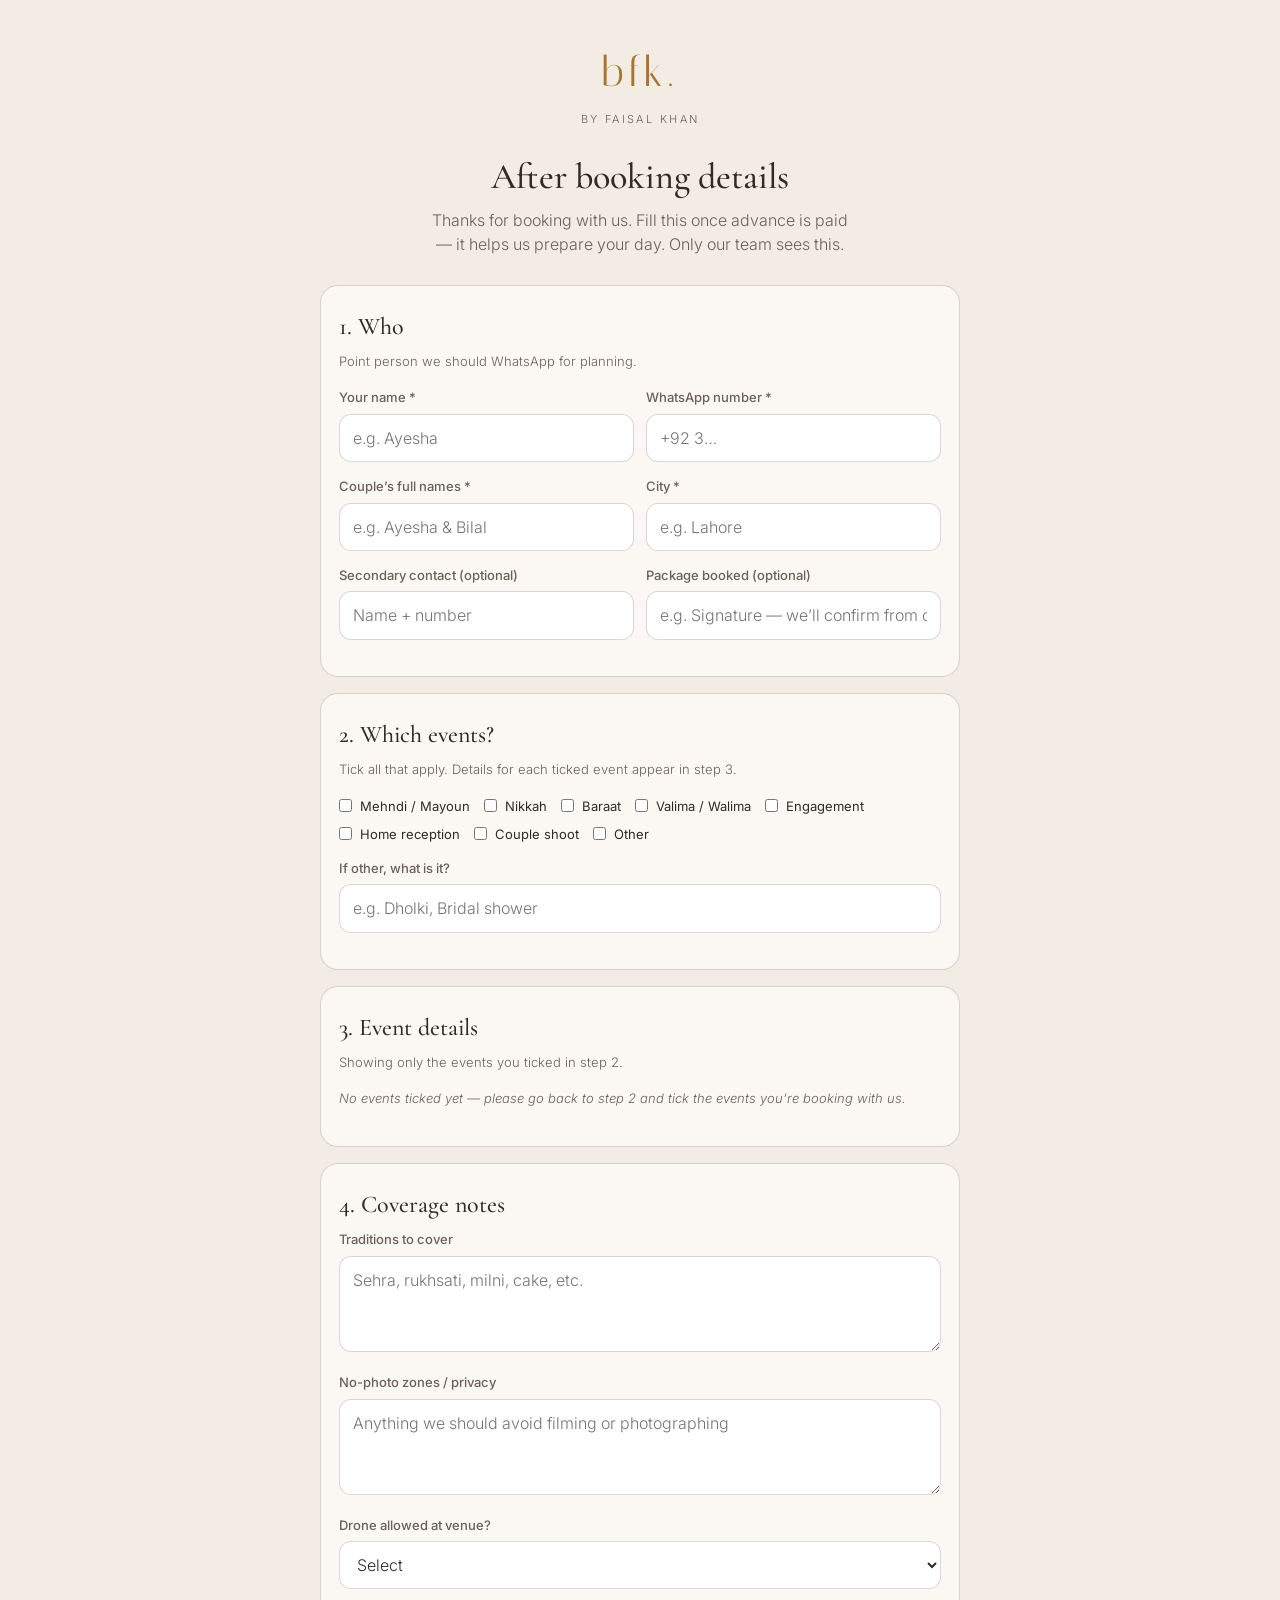
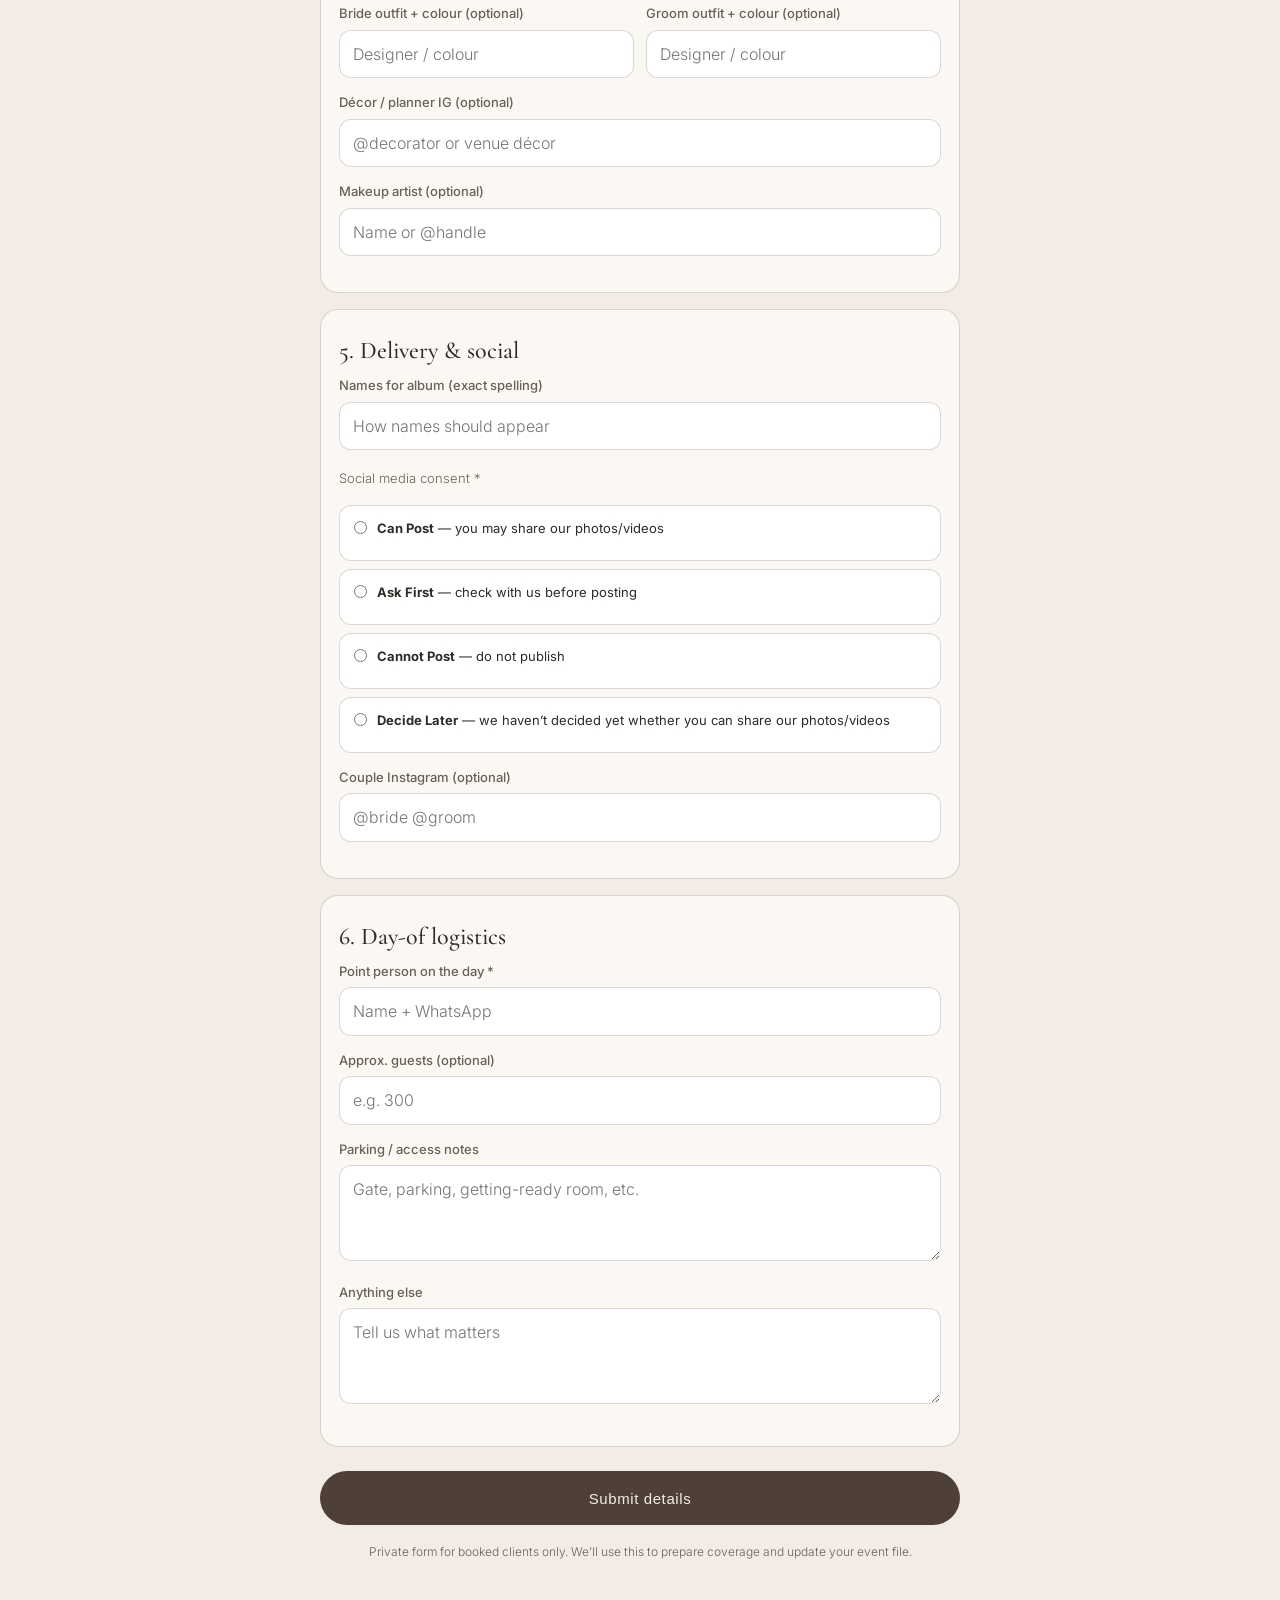
<file: after-booking/index.html>
<!DOCTYPE html>
<html lang="en">
<head>
<meta charset="UTF-8">
<meta name="viewport" content="width=device-width, initial-scale=1.0">
<title>After Booking | BFK by Faisal Khan</title>
<meta name="robots" content="noindex,nofollow">
<meta name="description" content="Post-booking details for your BFK wedding coverage.">
<link rel="preconnect" href="https://fonts.googleapis.com">
<link rel="preconnect" href="https://fonts.gstatic.com" crossorigin>
<link href="https://fonts.googleapis.com/css2?family=Cormorant+Garamond:wght@500;600&family=Inter:wght@300;400;500&family=Italiana&display=swap" rel="stylesheet">
<style>
:root{
  --cream:#F2ECE5; --paper:#FBF8F4; --ink:#2F2B27; --mid:#6A6058;
  --brown:#4E4038; --line:rgba(47,43,39,.18); --gold:#A8742F;
}
*{box-sizing:border-box;margin:0;padding:0}
body{font-family:Inter,system-ui,sans-serif;background:var(--cream);color:var(--ink);line-height:1.55;font-weight:300}
.wrap{max-width:680px;margin:0 auto;padding:40px 20px 96px}
.brand{text-align:center;margin-bottom:28px}
.brand .mark{font-family:Italiana,serif;font-size:42px;letter-spacing:.12em;color:var(--gold)}
.brand .sub{font-size:11px;letter-spacing:.22em;text-transform:uppercase;margin-top:6px;color:var(--mid)}
h1{font-family:"Cormorant Garamond",Georgia,serif;font-weight:500;font-size:36px;line-height:1.15;margin:8px 0 10px;text-align:center}
.lead{text-align:center;color:var(--mid);margin:0 auto 28px;max-width:42ch}
.card{background:var(--paper);border:1px solid var(--line);border-radius:18px;padding:22px 18px;margin-bottom:16px}
.card h2{font-family:"Cormorant Garamond",Georgia,serif;font-weight:500;font-size:24px;margin-bottom:6px}
.card .hint{font-size:13px;color:var(--mid);margin-bottom:16px}
label{display:block;font-size:13px;font-weight:500;color:var(--mid);margin:0 0 6px}
input,select,textarea{width:100%;min-height:48px;padding:11px 13px;border:1px solid var(--line);border-radius:12px;background:#fff;font:inherit;margin-bottom:14px;color:var(--ink)}
textarea{min-height:96px;resize:vertical}
.row{display:grid;grid-template-columns:1fr;gap:0 12px}
@media(min-width:640px){.row.two{grid-template-columns:1fr 1fr}}
.checks{display:flex;flex-wrap:wrap;gap:8px 14px;margin-bottom:14px}
.checks label{display:flex;align-items:center;gap:8px;font-weight:400;color:var(--ink);margin:0}
.checks input{width:auto;min-height:0;margin:0}
.consent{display:grid;gap:8px;margin-bottom:14px}
.consent label{display:flex;gap:10px;align-items:flex-start;padding:12px 14px;border:1px solid var(--line);border-radius:12px;background:#fff;margin:0;font-weight:400;color:var(--ink);cursor:pointer}
.consent input{width:auto;min-height:0;margin-top:3px}
button{width:100%;min-height:54px;border:0;border-radius:999px;background:var(--brown);color:var(--cream);font-weight:500;font-size:15px;letter-spacing:.04em;cursor:pointer;margin-top:8px}
button:hover{opacity:.93}
.foot{margin-top:18px;font-size:12px;color:var(--mid);text-align:center}
.event-block{border-top:1px solid var(--line);padding-top:14px;margin-top:8px}
.event-block[hidden]{display:none}
</style>
</head>
<body>
  <div class="wrap">
    <div class="brand">
      <div class="mark">bfk.</div>
      <div class="sub">By Faisal Khan</div>
    </div>
    <h1>After booking details</h1>
    <p class="lead">Thanks for booking with us. Fill this once advance is paid — it helps us prepare your day. Only our team sees this.</p>

    <form id="bfk-intake" name="after-booking" method="POST" action="/after-booking/thanks.html">
      <input type="hidden" name="form-name" value="after-booking">
      <p style="display:none"><label>Don’t fill this <input name="bot-field"></label></p>

      <div class="card">
        <h2>1. Who</h2>
        <p class="hint">Point person we should WhatsApp for planning.</p>
        <div class="row two">
          <div>
            <label for="point_name">Your name *</label>
            <input id="point_name" name="point_name" required placeholder="e.g. Ayesha">
          </div>
          <div>
            <label for="whatsapp">WhatsApp number *</label>
            <input id="whatsapp" name="whatsapp" required placeholder="+92 3…">
          </div>
        </div>
        <div class="row two">
          <div>
            <label for="couple_name">Couple’s full names *</label>
            <input id="couple_name" name="couple_name" required placeholder="e.g. Ayesha & Bilal">
          </div>
          <div>
            <label for="city">City *</label>
            <input id="city" name="city" required placeholder="e.g. Lahore">
          </div>
        </div>
        <div class="row two">
          <div>
            <label for="secondary_contact">Secondary contact (optional)</label>
            <input id="secondary_contact" name="secondary_contact" placeholder="Name + number">
          </div>
          <div>
            <label for="package_ref">Package booked (optional)</label>
            <input id="package_ref" name="package_ref" placeholder="e.g. Signature — we’ll confirm from our side">
          </div>
        </div>
      </div>

      <div class="card">
        <h2>2. Which events?</h2>
        <p class="hint">Tick all that apply. Details for each ticked event appear in step 3.</p>
        <div class="checks">
          <label><input type="checkbox" name="has_mehndi" value="yes"> Mehndi / Mayoun</label>
          <label><input type="checkbox" name="has_nikkah" value="yes"> Nikkah</label>
          <label><input type="checkbox" name="has_baraat" value="yes"> Baraat</label>
          <label><input type="checkbox" name="has_valima" value="yes"> Valima / Walima</label>
          <label><input type="checkbox" name="has_engagement" value="yes"> Engagement</label>
          <label><input type="checkbox" name="has_home_reception" value="yes"> Home reception</label>
          <label><input type="checkbox" name="has_couple_shoot" value="yes"> Couple shoot</label>
          <label><input type="checkbox" name="has_other" value="yes"> Other</label>
        </div>
        <label for="other_event_name">If other, what is it?</label>
        <input id="other_event_name" name="other_event_name" placeholder="e.g. Dholki, Bridal shower">
      </div>

      <div class="card">
        <h2>3. Event details</h2>
        <p class="hint">Showing only the events you ticked in step 2.</p>
        <p id="no-events-msg" class="hint" style="font-style:italic">No events ticked yet — please go back to step 2 and tick the events you’re booking with us.</p>

        <div class="event-block" data-event="has_mehndi" hidden>
          <h2 style="font-size:20px">Mehndi / Mayoun</h2>
          <div class="row two">
            <div><label for="mehndi_date">Date</label><input id="mehndi_date" name="mehndi_date" type="date"></div>
            <div><label for="mehndi_time">Start – end</label><input id="mehndi_time" name="mehndi_time" placeholder="e.g. 6:00 PM – 11:00 PM"></div>
          </div>
          <label for="mehndi_venue">Venue</label>
          <textarea id="mehndi_venue" name="mehndi_venue" placeholder="Name + address"></textarea>
        </div>

        <div class="event-block" data-event="has_nikkah" hidden>
          <h2 style="font-size:20px">Nikkah</h2>
          <div class="row two">
            <div><label for="nikkah_date">Date</label><input id="nikkah_date" name="nikkah_date" type="date"></div>
            <div><label for="nikkah_time">Start – end</label><input id="nikkah_time" name="nikkah_time" placeholder="e.g. 12:00 PM – 2:00 PM"></div>
          </div>
          <label for="nikkah_venue">Venue</label>
          <textarea id="nikkah_venue" name="nikkah_venue" placeholder="Name + address"></textarea>
        </div>

        <div class="event-block" data-event="has_baraat" hidden>
          <h2 style="font-size:20px">Baraat</h2>
          <div class="row two">
            <div><label for="baraat_date">Date</label><input id="baraat_date" name="baraat_date" type="date"></div>
            <div><label for="baraat_time">Start – end</label><input id="baraat_time" name="baraat_time" placeholder="e.g. 4:00 PM – 10:00 PM"></div>
          </div>
          <label for="baraat_venue">Venue</label>
          <textarea id="baraat_venue" name="baraat_venue" placeholder="Name + address"></textarea>
        </div>

        <div class="event-block" data-event="has_valima" hidden>
          <h2 style="font-size:20px">Valima / Walima</h2>
          <div class="row two">
            <div><label for="valima_date">Date</label><input id="valima_date" name="valima_date" type="date"></div>
            <div><label for="valima_time">Start – end</label><input id="valima_time" name="valima_time" placeholder="e.g. 7:00 PM – 12:00 AM"></div>
          </div>
          <label for="valima_venue">Venue</label>
          <textarea id="valima_venue" name="valima_venue" placeholder="Name + address"></textarea>
        </div>

        <div class="event-block" data-event="has_engagement" hidden>
          <h2 style="font-size:20px">Engagement</h2>
          <div class="row two">
            <div><label for="engagement_date">Date</label><input id="engagement_date" name="engagement_date" type="date"></div>
            <div><label for="engagement_time">Start – end</label><input id="engagement_time" name="engagement_time" placeholder="e.g. 7:00 PM – 11:00 PM"></div>
          </div>
          <label for="engagement_venue">Venue</label>
          <textarea id="engagement_venue" name="engagement_venue" placeholder="Name + address"></textarea>
        </div>

        <div class="event-block" data-event="has_home_reception" hidden>
          <h2 style="font-size:20px">Home reception</h2>
          <div class="row two">
            <div><label for="home_reception_date">Date</label><input id="home_reception_date" name="home_reception_date" type="date"></div>
            <div><label for="home_reception_time">Start – end</label><input id="home_reception_time" name="home_reception_time" placeholder="e.g. 1:00 PM – 5:00 PM"></div>
          </div>
          <label for="home_reception_venue">Venue</label>
          <textarea id="home_reception_venue" name="home_reception_venue" placeholder="Name + address"></textarea>
        </div>

        <div class="event-block" data-event="has_couple_shoot" hidden>
          <h2 style="font-size:20px">Couple shoot</h2>
          <div class="row two">
            <div><label for="cs_date">Preferred date</label><input id="cs_date" name="cs_date" type="date"></div>
            <div><label for="cs_time">Preferred window</label><input id="cs_time" name="cs_time" placeholder="e.g. 4:00 – 6:00 PM"></div>
          </div>
          <label for="cs_venue">Location</label>
          <textarea id="cs_venue" name="cs_venue" placeholder="Venue / outdoor spot"></textarea>
          <label for="cs_notes">Must-have shots (optional)</label>
          <textarea id="cs_notes" name="cs_notes" placeholder="Anything you especially want"></textarea>
        </div>

        <div class="event-block" data-event="has_other" hidden>
          <h2 style="font-size:20px">Other event</h2>
          <div class="row two">
            <div><label for="other_date">Date</label><input id="other_date" name="other_date" type="date"></div>
            <div><label for="other_time">Start – end</label><input id="other_time" name="other_time" placeholder="e.g. 6:00 PM – 10:00 PM"></div>
          </div>
          <label for="other_venue">Venue</label>
          <textarea id="other_venue" name="other_venue" placeholder="Name + address"></textarea>
        </div>
      </div>

      <div class="card">
        <h2>4. Coverage notes</h2>
        <label for="traditions">Traditions to cover</label>
        <textarea id="traditions" name="traditions" placeholder="Sehra, rukhsati, milni, cake, etc."></textarea>
        <label for="no_photo">No-photo zones / privacy</label>
        <textarea id="no_photo" name="no_photo" placeholder="Anything we should avoid filming or photographing"></textarea>
        <label for="drone">Drone allowed at venue?</label>
        <select id="drone" name="drone">
          <option value="">Select</option>
          <option>Yes</option>
          <option>No</option>
          <option>Not sure</option>
        </select>
        <div class="row two">
          <div>
            <label for="bride_outfit">Bride outfit + colour (optional)</label>
            <input id="bride_outfit" name="bride_outfit" placeholder="Designer / colour">
          </div>
          <div>
            <label for="groom_outfit">Groom outfit + colour (optional)</label>
            <input id="groom_outfit" name="groom_outfit" placeholder="Designer / colour">
          </div>
        </div>
        <label for="decor">Décor / planner IG (optional)</label>
        <input id="decor" name="decor" placeholder="@decorator or venue décor">
        <label for="mua">Makeup artist (optional)</label>
        <input id="mua" name="mua" placeholder="Name or @handle">
      </div>

      <div class="card">
        <h2>5. Delivery & social</h2>
        <label for="album_names">Names for album (exact spelling)</label>
        <input id="album_names" name="album_names" placeholder="How names should appear">
        <p class="hint" style="margin-top:4px">Social media consent *</p>
        <div class="consent">
          <label><input type="radio" name="social_consent" value="Can Post" required> <span><strong>Can Post</strong> — you may share our photos/videos</span></label>
          <label><input type="radio" name="social_consent" value="Ask First"> <span><strong>Ask First</strong> — check with us before posting</span></label>
          <label><input type="radio" name="social_consent" value="Cannot Post"> <span><strong>Cannot Post</strong> — do not publish</span></label>
          <label><input type="radio" name="social_consent" value="Decide Later"> <span><strong>Decide Later</strong> — we haven’t decided yet whether you can share our photos/videos</span></label>
        </div>
        <label for="couple_ig">Couple Instagram (optional)</label>
        <input id="couple_ig" name="couple_ig" placeholder="@bride @groom">
      </div>

      <div class="card">
        <h2>6. Day-of logistics</h2>
        <label for="day_contact">Point person on the day *</label>
        <input id="day_contact" name="day_contact" required placeholder="Name + WhatsApp">
        <label for="guests">Approx. guests (optional)</label>
        <input id="guests" name="guests" placeholder="e.g. 300">
        <label for="access">Parking / access notes</label>
        <textarea id="access" name="access" placeholder="Gate, parking, getting-ready room, etc."></textarea>
        <label for="other_details">Anything else</label>
        <textarea id="other_details" name="other_details" placeholder="Tell us what matters"></textarea>
      </div>

      <button type="submit">Submit details</button>
      <p class="foot">Private form for booked clients only. We’ll use this to prepare coverage and update your event file.</p>
    </form>
  </div>

<script src="/after-booking/config.js"></script>
<script>
(function(){
  var form = document.getElementById('bfk-intake');
  if(!form) return;
  // Step 3: show only detail blocks for events ticked in step 2.
  // Hidden blocks are disabled (so validation + FormData skip them); required is restored when shown.
  var blocks = form.querySelectorAll('.event-block[data-event]');
  var noMsg = document.getElementById('no-events-msg');
  function syncEvents(){
    var any = false;
    blocks.forEach(function(b){
      var cb = form.querySelector('input[type="checkbox"][name="'+b.getAttribute('data-event')+'"]');
      var on = !!(cb && cb.checked);
      if(on) any = true;
      b.hidden = !on;
      b.querySelectorAll('input,textarea,select').forEach(function(f){
        if(f.hasAttribute('required')) f.setAttribute('data-required','1');
        f.disabled = false;
        if(on){ if(f.getAttribute('data-required')) f.required = true; }
        else { f.required = false; }
      });
    });
    if(noMsg) noMsg.hidden = any;
  }
  function filled(v){
    return String(v == null ? '' : v).trim();
  }
  function formatDate(iso){
    iso = filled(iso);
    if(!/^\d{4}-\d{2}-\d{2}$/.test(iso)) return iso;
    var months = ['Jan','Feb','Mar','Apr','May','Jun','Jul','Aug','Sep','Oct','Nov','Dec'];
    var p = iso.split('-');
    return Number(p[2]) + ' ' + months[Number(p[1]) - 1] + ' ' + p[0];
  }
  function addLine(lines, label, value){
    if(filled(value)) lines.push(label + ': ' + filled(value));
  }
  function buildWhatsAppText(data){
    var lines = [];
    lines.push('Hi BFK,');
    lines.push('');
    lines.push('Here are our details.');
    var details = [];
    addLine(details, 'Couple', data.couple_name);
    addLine(details, 'City', data.city);
    addLine(details, 'Package', data.package_ref);
    addLine(details, 'WhatsApp', data.whatsapp);
    addLine(details, 'Point person', data.point_name);
    addLine(details, 'Secondary contact', data.secondary_contact);
    addLine(details, 'Day-of contact', data.day_contact);
    addLine(details, 'Guests', data.guests);
    addLine(details, 'Parking / access', data.access);
    if(details.length){
      lines.push('');
      lines.push('EVENT DETAILS');
      details.forEach(function(line){ lines.push(line); });
    }
    var events = [
      ['has_mehndi', 'Mehndi', 'mehndi_date', 'mehndi_time', 'mehndi_venue'],
      ['has_nikkah', 'Nikkah', 'nikkah_date', 'nikkah_time', 'nikkah_venue'],
      ['has_baraat', 'Baraat', 'baraat_date', 'baraat_time', 'baraat_venue'],
      ['has_valima', 'Valima', 'valima_date', 'valima_time', 'valima_venue'],
      ['has_engagement', 'Engagement', 'engagement_date', 'engagement_time', 'engagement_venue'],
      ['has_home_reception', 'Home reception', 'home_reception_date', 'home_reception_time', 'home_reception_venue'],
      ['has_couple_shoot', 'Couple shoot', 'cs_date', 'cs_time', 'cs_venue'],
      ['has_other', filled(data.other_event_name) || 'Other', 'other_date', 'other_time', 'other_venue']
    ];
    var evBlocks = [];
    events.forEach(function(ev){
      if(data[ev[0]] !== 'yes') return;
      var block = ['• ' + ev[1]];
      if(filled(data[ev[2]])) block.push('  Date: ' + formatDate(data[ev[2]]));
      if(filled(data[ev[3]])) block.push('  Time: ' + filled(data[ev[3]]));
      if(filled(data[ev[4]])) block.push('  Venue: ' + filled(data[ev[4]]));
      evBlocks.push(block);
    });
    if(evBlocks.length){
      lines.push('');
      lines.push('EVENTS');
      evBlocks.forEach(function(block, i){
        if(i) lines.push('');
        block.forEach(function(line){ lines.push(line); });
      });
    }
    var creative = [];
    addLine(creative, 'Instagram', data.couple_ig);
    addLine(creative, 'Posting', data.social_consent);
    addLine(creative, 'Album names', data.album_names);
    addLine(creative, 'Bride outfit', data.bride_outfit);
    addLine(creative, 'Groom outfit', data.groom_outfit);
    addLine(creative, 'Makeup artist', data.mua);
    addLine(creative, 'Decor / planner', data.decor);
    addLine(creative, 'Traditions', data.traditions);
    addLine(creative, 'Do not photograph', data.no_photo);
    addLine(creative, 'Drone', data.drone);
    addLine(creative, 'Couple shoot notes', data.cs_notes);
    if(creative.length){
      lines.push('');
      lines.push('CREATIVE');
      creative.forEach(function(line){ lines.push(line); });
    }
    if(filled(data.other_details)){
      lines.push('');
      lines.push('OTHER');
      lines.push(filled(data.other_details));
    }
    return lines.join('\n');
  }
  form.querySelectorAll('.checks input[type="checkbox"]').forEach(function(cb){ cb.addEventListener('change', syncEvents); });
  syncEvents();
  form.addEventListener('submit', async function(e){
    e.preventDefault();
    var btn = form.querySelector('button[type="submit"]');
    var webhook = (window.BFK_SHEETS_WEBHOOK || '').trim();
    if(!webhook){
      alert('Setup incomplete: Sheets webhook not connected yet. Message Faisal / BFK team.');
      return;
    }
    btn.disabled = true;
    btn.textContent = 'Sending…';
    var fd = new FormData(form);
    var data = {};
    fd.forEach(function(v,k){
      if(k === 'form-name' || k === 'bot-field') return;
      if(data[k] !== undefined){
        if(!Array.isArray(data[k])) data[k] = [data[k]];
        data[k].push(v);
      } else data[k] = v;
    });
    // Webhook looks for has_cs; the form checkbox is has_couple_shoot.
    if(data.has_couple_shoot === 'yes') data.has_cs = 'yes';
    try{
      var params = new URLSearchParams();
      Object.keys(data).forEach(function(k){
        var v = data[k];
        params.append(k, Array.isArray(v) ? v.join(', ') : v);
      });
      var res = await fetch(webhook, {
        method: 'POST',
        body: params,
        redirect: 'follow'
      });
      var body = '';
      try { body = (await res.text()).trim(); } catch (readErr) { body = ''; }
      if(body === 'busy'){
        throw new Error('The sheet is busy. Please try again in a moment.');
      }
      if(!res.ok || body !== 'ok'){
        throw new Error('Could not save to the team sheet.');
      }
      var waText = buildWhatsAppText(data);
      try { sessionStorage.setItem('bfkAfterBookingWa', waText); } catch (sErr) {}
      window.location.href = '/after-booking/thanks.html';
    } catch(err){
      console.error(err);
      btn.disabled = false;
      btn.textContent = 'Submit details';
      alert((err && err.message) ? err.message : 'Could not save to the team sheet. Please WhatsApp us your details or try again.');
    }
  });
})();
</script>

</body>
</html>
</file>
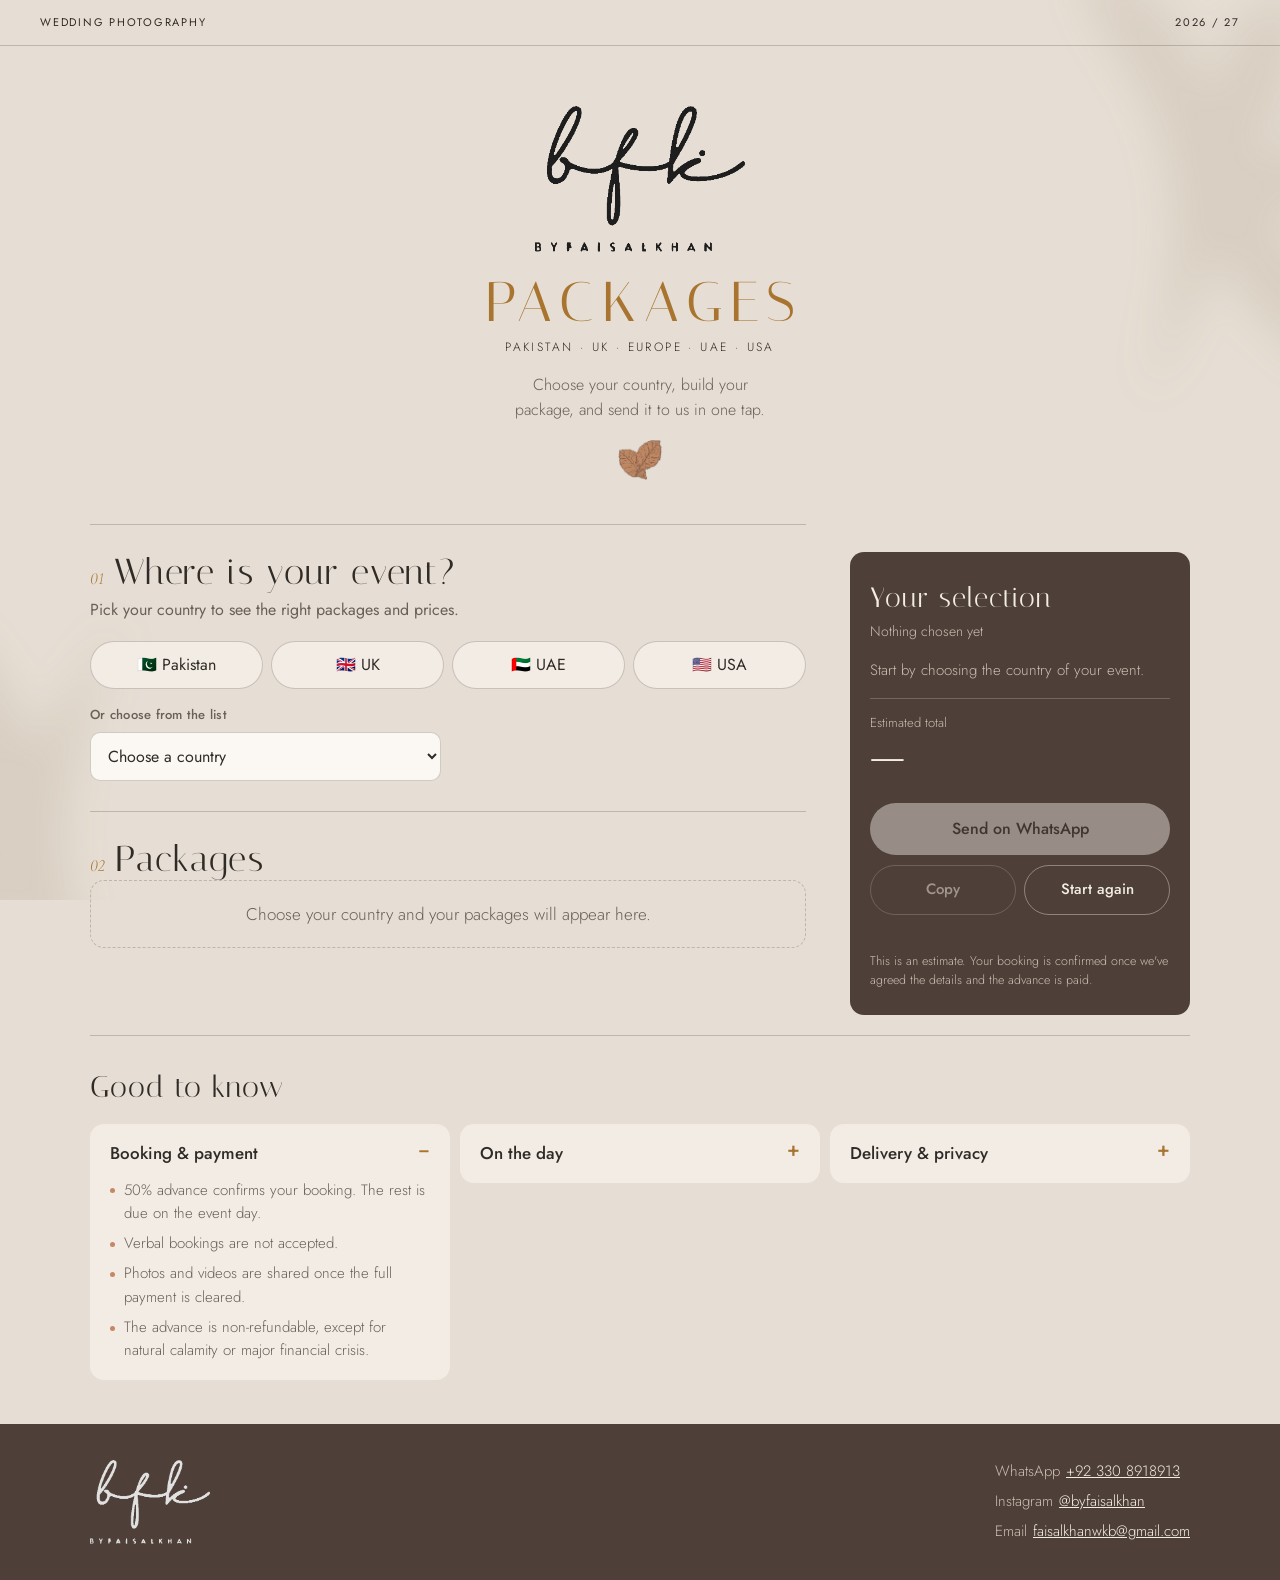
<file: packages/index.html>
<!DOCTYPE html>
<html lang="en">
<head>
<meta charset="UTF-8">
<meta name="viewport" content="width=device-width, initial-scale=1.0, viewport-fit=cover">
<meta name="theme-color" content="#4E4038">
<title>BFK Packages</title>
<meta name="description" content="Wedding photography and videography packages by BFK (By Faisal Khan) for Pakistan, the UK, Europe, UAE, USA and worldwide. Build your package and see your price.">
<meta property="og:title" content="BFK Packages">
<meta property="og:image" content="https://byfaisalkhan.com/packages-og.png">
<meta property="og:image:width" content="1200">
<meta property="og:image:height" content="630">
<meta name="twitter:card" content="summary_large_image">
<meta name="twitter:image" content="https://byfaisalkhan.com/packages-og.png">
<meta property="og:description" content="Build your wedding photography and videography package and send it to us on WhatsApp.">
<link rel="icon" href="[data-uri]">
<link rel="preconnect" href="https://fonts.googleapis.com">
<link rel="preconnect" href="https://fonts.gstatic.com" crossorigin>
<link href="https://fonts.googleapis.com/css2?family=Cormorant+Garamond:ital,wght@0,500;0,600;1,500&family=Italiana&family=Jost:wght@300;400;500&display=swap" rel="stylesheet">
<style>
/* Prices, packages and the WhatsApp number are in the script at the bottom. */
:root{
  --stone:#E6DED4; --paper:#F2ECE5; --field:#FBF8F4;
  --ink:#2F2B27; --ink-soft:#6A6058; --cocoa:#4E4038;
  --gold:#A8742F; --gold-soft:#C9A36E; --copper:#C68863;
  --line:rgba(47,43,39,.22); --line-soft:rgba(47,43,39,.12);
  --shade:rgba(120,96,70,.12); --ok:#56683F; --logo-filter:none;
  --radius:14px;

  --display:'Italiana', 'Didot', 'Bodoni 72', Georgia, serif;
  --serif:'Cormorant Garamond', 'Garamond', Georgia, serif;
  --body:'Jost', 'Futura', 'Avenir Next', 'Segoe UI', sans-serif;
}
@media (prefers-color-scheme: dark){
  :root:not([data-theme="light"]){
    --stone:#2F2723; --paper:#3A312C; --field:#443A34;
    --ink:#F2ECE5; --ink-soft:#CBBDB1; --cocoa:#231D1A;
    --gold:#D9AE72; --gold-soft:#B98F5A; --copper:#D89A74;
    --line:rgba(242,236,229,.26); --line-soft:rgba(242,236,229,.12);
    --shade:rgba(0,0,0,.22); --ok:#AFC593; --logo-filter:invert(1);
  }
}
:root[data-theme="dark"]{
  --stone:#2F2723; --paper:#3A312C; --field:#443A34;
  --ink:#F2ECE5; --ink-soft:#CBBDB1; --cocoa:#231D1A;
  --gold:#D9AE72; --gold-soft:#B98F5A; --copper:#D89A74;
  --line:rgba(242,236,229,.26); --line-soft:rgba(242,236,229,.12);
  --shade:rgba(0,0,0,.22); --ok:#AFC593; --logo-filter:invert(1);
}

*{box-sizing:border-box;margin:0;padding:0}
[hidden]{display:none!important}
html{scroll-behavior:smooth;-webkit-text-size-adjust:100%}
@media (prefers-reduced-motion: reduce){html{scroll-behavior:auto}*{transition:none!important}}
body{font-variant-numeric:lining-nums;background:var(--stone);color:var(--ink);font-family:var(--body);font-weight:300;font-size:17px;line-height:1.55;-webkit-font-smoothing:antialiased;overflow-x:hidden;padding-bottom:calc(92px + env(safe-area-inset-bottom))}
img{max-width:100%;display:block}
button,input,select,textarea{font:inherit;color:inherit}
button{-webkit-tap-highlight-color:transparent}
:focus-visible{outline:2px solid var(--gold);outline-offset:3px}

.shade{position:fixed;inset:0;z-index:0;pointer-events:none;overflow:hidden}
.shade svg{position:absolute;width:640px;height:auto;filter:blur(22px);fill:var(--shade);overflow:visible}
.shade .a{top:-120px;right:-260px;transform:rotate(20deg)}
.shade .b{bottom:-220px;left:-300px;transform:rotate(-150deg)}
.wrap{position:relative;z-index:1}

/* ---------- header ---------- */
.strip{display:flex;justify-content:space-between;gap:12px;padding:12px 18px;border-bottom:1px solid var(--line);font-size:11px;font-weight:400;letter-spacing:.16em;text-transform:uppercase}
.hero{text-align:center;padding:34px 22px 26px}
.hero .logo{width:150px;margin:0 auto;filter:var(--logo-filter)}
.hero .word{margin-top:22px;font-family:var(--display);font-size:40px;line-height:1;letter-spacing:.14em;padding-left:.14em;color:var(--gold)}
.hero .yr{font-size:12px;letter-spacing:.2em;margin-top:8px}
.hero p{margin:16px auto 0;max-width:30ch;color:var(--ink-soft);font-size:16px}
.hero .leaf{width:44px;margin:18px auto 0}

/* ---------- layout (mobile first) ---------- */
.layout{padding:0 18px 20px}
.step{padding:28px 0 30px;border-top:1px solid var(--line)}
.step-head{display:flex;align-items:baseline;gap:10px}
.num{font-family:var(--serif);font-style:italic;font-size:17px;color:var(--gold)}
.step h2{font-family:var(--display);font-weight:400;font-size:30px;line-height:1.1;letter-spacing:.03em}
.hint{color:var(--ink-soft);margin:6px 0 18px;font-size:16px;font-weight:400}
h3.sub{font-family:var(--display);font-weight:400;font-size:26px;letter-spacing:.03em;margin:34px 0 2px}

/* choices */
.choices{display:grid;grid-template-columns:1fr 1fr;gap:10px}
.choice{cursor:pointer;text-align:left;padding:14px 16px;min-height:64px;border:1px solid var(--line);border-radius:var(--radius);background:var(--paper)}
.choice strong{display:block;font-weight:500;font-size:16px}
.choice small{display:block;font-size:13px;color:var(--ink-soft);margin-top:2px}
.choice[aria-pressed="true"]{background:var(--ink);border-color:var(--ink);color:var(--stone)}
.choice[aria-pressed="true"] small{color:var(--stone);opacity:.8}

.chips{display:flex;flex-wrap:wrap;gap:8px}
.chip{cursor:pointer;border:1px solid var(--line);background:var(--paper);border-radius:999px;padding:9px 15px;min-height:42px;font-size:15px;font-weight:400}
.chip[aria-pressed="true"]{background:var(--ink);color:var(--stone);border-color:var(--ink)}
.quick{display:grid;grid-template-columns:1fr 1fr}
.quick .chip{min-height:48px;font-size:16px}
@media (min-width:640px){.quick{grid-template-columns:repeat(4,1fr)}}

.field{margin-top:16px}
.lab{display:block;font-weight:500;font-size:13px;letter-spacing:.02em;color:var(--ink-soft);margin-bottom:7px}
.row2{display:grid;grid-template-columns:1fr;gap:0 14px}
input[type=text],input[type=date],select,textarea{width:100%;min-height:48px;padding:11px 13px;border:1px solid var(--line);border-radius:10px;background:var(--field);font-size:16px;font-weight:400}
textarea{min-height:92px;resize:vertical;line-height:1.45}
.ok-note{font-size:14px;color:var(--ok);margin-top:12px}
.link{background:none;border:0;cursor:pointer;color:var(--gold);font-size:15px;text-decoration:underline;text-underline-offset:3px;padding:4px 0}

/* ---------- package cards: swipe on phones ---------- */
.swipe-hint{font-size:14px;color:var(--ink-soft);margin:-8px 0 12px}
.pkgs{display:flex;align-items:flex-start;gap:12px;overflow-x:auto;scroll-snap-type:x mandatory;margin:0 -18px;padding:4px 18px 14px;scrollbar-width:none}
.pkgs::-webkit-scrollbar{display:none}
.pkg{flex:0 0 84%;scroll-snap-align:center;background:var(--paper);border:1px solid var(--line-soft);border-radius:var(--radius);padding:24px 20px 26px;text-align:center;display:flex;flex-direction:column}
.pkg .n{font-family:var(--serif);font-style:italic;font-size:16px;color:var(--gold)}
.pkg h4{font-family:var(--display);font-weight:400;font-size:30px;line-height:1.08;letter-spacing:.03em;margin-top:4px;color:var(--gold)}
.pkg .badge{display:inline-block;margin:10px auto 0;font-size:12px;font-weight:500;letter-spacing:.06em;padding:4px 10px;border:1px solid var(--gold-soft);border-radius:999px;color:var(--gold)}
.pkg .tag{font-size:14px;color:var(--ink-soft);margin-top:8px}
.pkg .block{margin-top:14px;font-size:15.5px;line-height:1.5}
.pkg .block + .block{padding-top:14px;border-top:1px solid var(--line-soft)}
.pkg .charge{padding-top:20px;font-family:var(--serif);font-weight:600;font-size:25px;letter-spacing:.06em;font-variant:small-caps}
.pkg .per{display:block;font-family:var(--serif);font-style:italic;font-variant:normal;letter-spacing:0;font-size:15px;color:var(--ink-soft)}
.pkg textarea{margin-top:14px;text-align:left}
.pkg .saved{font-size:13px;color:var(--ok);margin-top:8px;min-height:1.2em}
details.compare{margin-top:6px}
details.compare summary{cursor:pointer;list-style:none;font-size:15px;color:var(--gold);text-decoration:underline;text-underline-offset:3px;padding:6px 0}
details.compare summary::-webkit-details-marker{display:none}
.tscroll{overflow-x:auto;margin-top:12px;border:1px solid var(--line-soft);border-radius:10px;background:var(--paper)}
table{border-collapse:collapse;width:100%;min-width:620px;font-size:13px}
th,td{padding:9px 11px;text-align:left;vertical-align:top;border-bottom:1px solid var(--line-soft)}
thead th{font-weight:500}
tbody th{font-weight:500;color:var(--ink-soft);white-space:nowrap}
tr:last-child>*{border-bottom:0}
.notes{margin-top:14px;display:grid;gap:6px;font-size:15px;color:var(--ink-soft)}
.notes p::before{content:"*";color:var(--gold);margin-right:6px}

/* ---------- event builder ---------- */
.events{display:grid;gap:14px}
.event{background:var(--paper);border-radius:var(--radius);padding:18px 16px}
.event-top{display:flex;justify-content:space-between;align-items:center;gap:12px}
.event-top h4{font-family:var(--display);font-weight:400;font-size:24px;letter-spacing:.02em}
.opts{display:grid;gap:8px}
.opt{cursor:pointer;display:flex;justify-content:space-between;align-items:center;gap:10px;min-height:50px;padding:10px 14px;border:1px solid var(--line);border-radius:10px;background:var(--field);text-align:left;font-size:16px;font-weight:400}
.opt .p{font-family:var(--serif);font-weight:600;font-size:18px;white-space:nowrap}
.opt[aria-pressed="true"]{background:var(--ink);border-color:var(--ink);color:var(--stone)}
.addons{display:grid}
.addon{display:flex;justify-content:space-between;align-items:center;gap:12px;padding:12px 0;min-height:56px;border-bottom:1px solid var(--line-soft)}
.addon:last-child{border-bottom:0}
.addon .nm{font-size:15.5px;font-weight:400}
.addon .nm small{display:block;font-size:12.5px;font-weight:300;color:var(--ink-soft);margin-top:1px}
.addon .ctl{display:flex;align-items:center;gap:10px;flex-shrink:0}
.cost{font-family:var(--serif);font-weight:600;font-size:17px;color:var(--ink-soft);white-space:nowrap}
.switch{position:relative;width:50px;height:30px;border-radius:999px;border:1px solid var(--line);background:var(--field);cursor:pointer;flex-shrink:0}
.switch::after{content:"";position:absolute;top:3px;left:3px;width:22px;height:22px;border-radius:50%;background:var(--ink-soft);transition:left .15s}
.switch[aria-checked="true"]{background:var(--gold);border-color:var(--gold)}
.switch[aria-checked="true"]::after{left:23px;background:#fff}
.stepper{display:flex;align-items:center;border:1px solid var(--line);border-radius:999px;background:var(--field)}
.stepper button{width:38px;height:36px;border:0;background:none;cursor:pointer;font-size:20px;line-height:1}
.stepper button:disabled{opacity:.3;cursor:default}
.stepper span{min-width:16px;text-align:center;font-size:15px;font-weight:400}
.add-event{margin-top:14px;width:100%;min-height:52px;cursor:pointer;border-radius:var(--radius);border:1px dashed var(--ink-soft);background:transparent;font-size:16px;font-weight:400}
.panel{background:var(--paper);border-radius:var(--radius);padding:2px 16px}
.empty{padding:20px;border:1px dashed var(--line);border-radius:var(--radius);color:var(--ink-soft);text-align:center}

/* ---------- summary ---------- */
.summary{margin:10px 0 0;background:var(--cocoa);color:#F2ECE5;border-radius:var(--radius);padding:24px 20px;scroll-margin-top:16px}
.summary h2{font-family:var(--display);font-weight:400;font-size:28px;letter-spacing:.04em}
.summary .where{font-size:14px;color:#CBBDB1;margin-top:2px}
.lines{margin:16px 0;display:grid;gap:8px;font-size:15px}
.lines .grp{font-weight:500;font-size:12px;letter-spacing:.08em;text-transform:uppercase;color:#D9AE72;margin-top:10px}
.lines .ln{display:flex;justify-content:space-between;gap:12px}
.lines .ln span:last-child{font-family:var(--serif);font-weight:600;font-size:18px;white-space:nowrap}
.lines .ln .q{font-family:var(--body)!important;font-weight:300!important;font-size:14px!important;font-style:italic;color:#CBBDB1}
.lines .xn{font-size:13px;color:#CBBDB1;font-style:italic;margin-top:-4px}
.lines .none{color:#CBBDB1}
.total{border-top:1px solid rgba(242,236,229,.22);padding-top:14px}
.total small{display:block;font-size:13px;color:#CBBDB1}
.total strong{display:block;font-family:var(--serif);font-weight:600;font-size:42px;line-height:1.05}
.total .plus{font-size:13px;color:#D9AE72;margin-top:2px}
.pay{margin-top:10px;font-size:14px;color:#CBBDB1;display:grid;gap:4px}
.pay div{display:flex;justify-content:space-between;gap:10px}
.btn{display:flex;align-items:center;justify-content:center;width:100%;min-height:52px;margin-top:16px;padding:12px 16px;border-radius:999px;border:0;cursor:pointer;font-size:16px;font-weight:500;text-align:center;text-decoration:none}
.btn-wa{background:#F2ECE5;color:#2F2B27}
.btn-wa[aria-disabled="true"]{opacity:.45;pointer-events:none}
.row-btns{display:grid;grid-template-columns:1fr 1fr;gap:8px}
.btn-line{background:transparent;color:#F2ECE5;border:1px solid rgba(242,236,229,.4);margin-top:10px;min-height:46px;font-size:15px}
.msg{margin-top:10px;font-size:13px;color:#AFC593;min-height:1.2em;text-align:center}
.copy-box textarea{margin-top:10px;height:150px;font-size:12px;background:#F2ECE5;color:#2F2B27;border:0}
.fine{margin-top:12px;font-size:12.5px;color:#CBBDB1}

/* ---------- bottom bar (phones & tablets) ---------- */
.bar{position:fixed;left:0;right:0;bottom:0;z-index:30;background:var(--cocoa);color:#F2ECE5;padding:10px 14px calc(10px + env(safe-area-inset-bottom));display:flex;align-items:center;gap:12px;box-shadow:0 -8px 24px rgba(0,0,0,.18)}
.bar .t{flex:1;min-width:0}
.bar small{display:block;font-size:11.5px;color:#CBBDB1}
.bar strong{display:block;font-family:var(--serif);font-weight:600;font-size:26px;line-height:1.05;white-space:nowrap;overflow:hidden;text-overflow:ellipsis}
.bar a{display:flex;align-items:center;justify-content:center;min-height:46px;padding:0 16px;border-radius:999px;text-decoration:none;font-size:15px;font-weight:500;white-space:nowrap}
.bar .view{color:#F2ECE5;border:1px solid rgba(242,236,229,.4)}
.bar .send{background:#F2ECE5;color:#2F2B27}
.bar .send[aria-disabled="true"]{opacity:.45;pointer-events:none}

/* ---------- terms + footer ---------- */
.terms{padding:0 18px 44px}
.terms-in{border-top:1px solid var(--line);padding-top:28px}
.terms h2{font-family:var(--display);font-weight:400;font-size:30px;letter-spacing:.03em}
.tgrid{display:grid;gap:10px;margin-top:14px}
.tgrid details{background:var(--paper);border-radius:var(--radius);padding:4px 16px}
.tgrid summary{cursor:pointer;list-style:none;padding:12px 0;font-weight:500;display:flex;justify-content:space-between}
.tgrid summary::-webkit-details-marker{display:none}
.tgrid summary::after{content:"+";color:var(--gold);font-size:20px;line-height:1}
.tgrid details[open] summary::after{content:"−"}
.tgrid ul{list-style:none;display:grid;gap:7px;font-size:15px;color:var(--ink-soft);padding-bottom:14px}
.tgrid li{padding-left:14px;position:relative}
.tgrid li::before{content:"";position:absolute;left:0;top:.65em;width:5px;height:5px;border-radius:50%;background:var(--copper)}
footer{background:var(--cocoa);color:#F2ECE5;position:relative;z-index:1}
.foot{padding:32px 20px;display:grid;gap:20px;justify-items:center;text-align:center}
.foot .logo{width:120px;filter:invert(1)}
.foot .contact{display:grid;gap:6px;font-size:15px}
.foot .contact span{color:#CBBDB1;margin-right:6px}
.foot a{color:#F2ECE5}

/* ---------- larger screens ---------- */
@media (min-width:640px){
  .row2{grid-template-columns:1fr 1fr}
  .choices.four{grid-template-columns:repeat(4,1fr)}
  .pkg{flex-basis:46%}
  .tgrid{grid-template-columns:repeat(3,1fr);align-items:start}
}
@media (min-width:1024px){
  body{padding-bottom:0}
  .bar{display:none}
  .strip{padding:14px 40px}
  .hero{padding:60px 20px 44px}
  .hero .logo{width:210px}
  .hero .word{font-size:56px}
  .layout,.terms{max-width:1180px;margin:0 auto;padding-left:40px;padding-right:40px}
  .layout{display:grid;grid-template-columns:minmax(0,1fr) 340px;gap:44px;align-items:start}
  .summary{position:sticky;top:20px;margin-top:28px}
  .pkgs{display:grid;grid-template-columns:repeat(2,1fr);align-items:start;overflow:visible;margin:0;padding:4px 0 14px}
  .swipe-hint{display:none}
  .step h2{font-size:36px}
  .foot{grid-template-columns:auto auto;justify-content:space-between;text-align:left;max-width:1180px;margin:0 auto;padding:36px 40px}
  .tgrid details{padding:4px 20px}
}
</style>
</head>
<body>

<div class="shade" aria-hidden="true">
  <svg class="a" viewBox="0 0 400 400"><path transform="translate(60 60) scale(.7)" d="M200 390C190 300 180 220 120 150C80 105 30 90 10 40C70 40 130 70 165 120C150 70 160 30 200 5C230 50 230 110 210 160C250 110 310 90 385 95C360 150 300 180 240 200C290 210 340 250 360 310C300 305 250 280 215 245Z"/></svg>
  <svg class="b" viewBox="0 0 400 400"><path transform="translate(60 60) scale(.7)" d="M200 390C190 300 180 220 120 150C80 105 30 90 10 40C70 40 130 70 165 120C150 70 160 30 200 5C230 50 230 110 210 160C250 110 310 90 385 95C360 150 300 180 240 200C290 210 340 250 360 310C300 305 250 280 215 245Z"/></svg>
</div>

<div class="wrap">
  <div class="strip"><span>Wedding photography</span><span>2026 / 27</span></div>

  <header class="hero">
    <img class="logo" src="[data-uri]" alt="bfk by Faisal Khan">
    <div class="word">PACKAGES</div>
    <div class="yr">PAKISTAN · UK · EUROPE · UAE · USA</div>
    <p>Choose your country, build your package, and send it to us in one tap.</p>
    <img class="leaf" src="[data-uri]" alt="">
  </header>

  <div class="layout">
    <main id="steps"></main>

    <aside class="summary" id="summary" aria-live="polite">
      <h2>Your selection</h2>
      <p class="where" id="where">Nothing chosen yet</p>
      <div class="lines" id="lines"></div>
      <div class="total">
        <small id="total-label">Estimated total</small>
        <strong id="total">—</strong>
        <div class="plus" id="plus" hidden></div>
      </div>
      <div class="pay" id="pay"></div>
      <a class="btn btn-wa" id="wa" target="_blank" rel="noopener" aria-disabled="true">Send on WhatsApp</a>
      <div class="row-btns">
        <button class="btn btn-line" id="copy" type="button">Copy</button>
        <button class="btn btn-line" id="reset" type="button">Start again</button>
      </div>
      <div class="msg" id="msg"></div>
      <div class="copy-box" id="copy-box" hidden><textarea readonly id="copy-text" aria-label="Your selection as text"></textarea></div>
      <p class="fine" id="fine"></p>
    </aside>
  </div>

  <section class="terms"><div class="terms-in">
    <h2>Good to know</h2>
    <div class="tgrid" id="terms"></div>
  </div></section>

  <footer>
    <div class="foot">
      <img class="logo" src="[data-uri]" alt="bfk by Faisal Khan">
      <div class="contact">
        <div><span>WhatsApp</span><a id="foot-wa" target="_blank" rel="noopener">+92 330 8918913</a></div>
        <div><span>Instagram</span><a href="https://instagram.com/byfaisalkhan" target="_blank" rel="noopener">@byfaisalkhan</a></div>
        <div><span>Email</span><a href="mailto:faisalkhanwkb@gmail.com">faisalkhanwkb@gmail.com</a></div>
      </div>
    </div>
  </footer>
</div>

<div class="bar">
  <div class="t"><small id="bar-label">Estimated total</small><strong id="bar-total">—</strong></div>
  <a class="view" href="#summary">Review</a>
  <a class="send" id="bar-send" target="_blank" rel="noopener" aria-disabled="true">Send</a>
</div>

<script>
/* ============================ SETTINGS ============================ */
// WhatsApp number: country code + number, no + or spaces
const WHATSAPP_NUMBER = "923308918913";

/* A price of null means "we'll quote it". */
const CUSTOM = { name:"Something custom", tag:"Tell us what you need and we'll put a quote together.", price:null, custom:true };

/* ---------------- PAKISTAN (PKR) ---------------- */
const PK = {
  cur:"PKR", perDay:true, timing:true, extraHour:10000, priceWord:"Charges",
  travel:{
    rateUnder:40, rateOver:30, thresholdRT:500, outstation:10000, minimum:25000,
    freeCities:["islamabad","rawalpindi","lahore"]
  },
  cats:[
    { id:"wedding", name:"Wedding", note:"Mehndi, Nikkah, Baraat, Valima" },
    { id:"couple",  name:"Couple shoot", note:"From Rs 20,000" },
    { id:"birthday",name:"Birthday", note:"From Rs 20,000" },
    { id:"casual",  name:"Casual shoot", note:"From Rs 10,000" }
  ],
  order:["intimate","basic","signature","premium","custom"],
  pkgs:{
    intimate:{ name:"Intimate Events", tag:"Small scale event", price:50000, inclHours:3,
      team:["One photographer","One videographer"],
      coverage:["30-minute couple shoot","3 hours event coverage"],
      video:["Couple shoot video (1–2 min)","8–10 min event highlight video"],
      photos:["1,000+ raw photos from event","500+ raw photos from couple shoot","70–80 edited photos"],
      album:["No album included"] },
    basic:{ name:"Basic & Intact", price:95000, inclHours:4,
      team:["Two photographers","One videographer"],
      coverage:["1-hour couple shoot","4 hours event coverage"],
      video:["Couple shoot video (1–2 min)","10–12 min event highlight video"],
      photos:["2,500+ raw photos from event","500+ raw photos from couple shoot","100–120 edited photos"],
      album:["One 10-page photo album (50–60 photos)"] },
    signature:{ name:"Signature", price:135000, inclHours:4,
      team:["Two photographers","Two videographers"],
      coverage:["1-hour signature couple shoot by Faisal or a senior artist","4 hours event coverage by senior team"],
      video:["Couple shoot video (1–2 min)","10–20 min extended event highlight video"],
      photos:["3,000+ raw photos from event","1,000+ raw photos from couple shoot","120–150 edited photos"],
      album:["Two 10-page photo albums","Couple shoot album (40–55 photos)","Event album (70–80 photos)"] },
    premium:{ name:"Signature Premium", price:250000, inclHours:5,
      team:["Three photographers","Two videographers","Drone"],
      coverage:["1-hour signature couple shoot by Faisal","5 hours coverage by Faisal and team"],
      video:["Couple shoot video (1–2 min)","Event highlight (2–3 min)","Full-length event video","Two mini reels"],
      photos:["4,000+ raw photos from event","1,000+ raw photos from couple shoot","300–400 edited photos"],
      album:["Two 15-page photo albums","Couple shoot album (70–80 photos)","Event album (100–120 photos)"] },
    custom: CUSTOM
  },
  addons:[
    { id:"photographer", label:"Extra photographer", price:25000, type:"count", max:3 },
    { id:"videographer", label:"Extra videographer", price:25000, type:"count", max:3 },
    { id:"faisalCouple", label:"Signature couple shoot by Faisal", note:"Subject to Faisal's availability. We'll confirm before booking.", price:25000, only:["intimate","basic","signature"], availability:true },
    { id:"faisalCoverage", label:"Signature coverage by Faisal", note:"Subject to Faisal's availability. We'll confirm before booking.", price:30000, only:["intimate","basic","signature"], availability:true },
    { id:"drone", label:"Drone coverage", price:20000, only:["intimate","basic","signature"] },
    { id:"album", label:"Photo album", labelExtra:"Extra album", price:25000, type:"count", max:4 },
    { id:"extVideo", label:"Extended video", note:"30–35 minutes", price:25000, only:["intimate","basic","signature"] },
    { id:"testimonial", label:"Testimonials", price:25000 }
  ],
  included:{
    signature:"Your couple shoot is by Faisal or a senior artist, depending on the season. Add Signature coverage or Signature couple shoot above to request him.",
    premium:"Faisal's coverage, drone and a full-length video are already included."
  },
  extras:[
    { id:"sehra", label:"Sehra Bandi", note:"Coverage before the baraat leaves", price:25000 },
    { id:"welcome", label:"Welcome Home", note:"Coverage when the bride arrives home", price:25000 }
  ],
  shoots:{
    couple:{ title:"Couple shoot", items:[
      { id:"team", name:"Team Couple Shoot", price:20000, lines:["1-hour couple shoot by our team","Photos only","40 edited photos"] },
      { id:"faisal", name:"Signature Couple Shoot by Faisal", price:30000, lines:["1-hour couple shoot by Faisal","Photos only","50 edited photos"] } ],
      addons:[ { id:"video", label:"Video", note:"2–3 min couple film + reel", price:10000 },
        { id:"album", label:"Album", note:"10 square pages", price:10000 },
        { id:"hour", label:"Extra hour", price:10000, type:"count", max:4, unit:"/hr" },
        { id:"drone", label:"Drone", price:15000 },
        { id:"outstation", label:"Outstation travel", note:"Per day, for shoots outside Islamabad, Rawalpindi and Lahore", price:25000, type:"count", max:7, unit:"/day", days:true } ],
      note:"Both couple shoots are photos only and 1 hour by default. Add video, album, extra time or drone below. For shoots outside Islamabad, Rawalpindi and Lahore, add outstation travel (Rs 25,000 per day)." },
    birthday:{ title:"Birthday", multi:true, items:[
      { id:"photos", name:"Photos", price:20000, lines:["Unlimited raw photos","40–50 edited photos"] },
      { id:"video", name:"Video", price:20000, lines:["5-minute highlight"] } ] },
    casual:{ title:"Casual shoot", multi:true, items:[
      { id:"photos", name:"Photos", price:15000, lines:["Unlimited raw photos","20–30 edited photos"] },
      { id:"video", name:"Video", price:10000, lines:["1-minute reel"] } ] }
  },
  notes:[
    "Events outside Islamabad, Rawalpindi and Lahore usually have no travel charge (unless Signature coverage by Faisal is added). Other Pakistan cities: round-trip km from Islamabad × Rs 40 (under 500 km) or Rs 30 (500 km+), plus Rs 10,000 outstation, minimum Rs 25,000. The family arranges the team's stay.",
    "Day events run 1pm to 5pm and night events 7pm to 11pm. Time after that is Rs 10,000 per hour."
  ]
};

/* Photo booth add-on (Pakistan only) */
const BOOTH = {
  extraHour:5000, maxHours:6,
  types:[
    { id:"vintage", name:"Vintage Booth", tiers:[["200","200 high-quality photo prints",45000],["300","300 high-quality photo prints",55000],["unl","Unlimited photo prints",75000]] }
  ],
  includes:["4 hours of rental time","A trained professional operator to assist guests & manage the booth","Elegant setup with on-site instant printing","Travel within Islamabad and Lahore included (out-of-city bookings may incur additional travel charges)"]
};
function boothSel(){ const b = S.booth||{}; const t = BOOTH.types.find(x=>x.id===b.type); const tier = t && t.tiers.find(x=>x[0]===b.tier); return { b, t, tier }; }

/* request-only add-ons, used where we send a quote */
const QUOTE_ADDONS = [
  { id:"photographer", label:"Extra photographer", price:null },
  { id:"videographer", label:"Extra videographer", price:null },
  { id:"drone", label:"Drone coverage", price:null },
  { id:"fullVideo", label:"Full-length event video", price:null }
];

/* international standard packages (USA prices; quoted elsewhere) */
function worldTiers(p){
  return {
    essential:{ name:"The Essential", tag:"Family or solo shoot with event photos", price:p[0],
      coverage:["Family or solo shoot","Event photos"], hours:["2–3 hours of service"] },
    classic:{ name:"The Classic", tag:"Couple shoot with event photos", price:p[1],
      coverage:["Couple shoot","Event photos"], hours:["4–5 hours of service"] },
    heirloom:{ name:"The Heirloom", tag:"Photos and film for the whole day", price:p[2],
      coverage:["Couple shoot","Event photos"], video:["Event highlight video (10–20 min)"], hours:["8 hours of service"] },
    custom: CUSTOM
  };
}

/* UK packages as a function of currency so Europe can reuse the same services */
function ukStyle(prices){
  return {
    intimate:{ name:"The Intimate", tag:"Recommended for 20–80 guests", price:prices[0], inclHours:3,
      coverage:["3 hours coverage","1-hour couple session","Up to 2 hours event coverage"],
      team:["Coverage led by our team","One photographer and one filmmaker"],
      video:["Cinematic couple film (1–2 min)","Refined highlights teaser (3–5 min)"],
      photos:["All captured images delivered edited","Private online gallery for viewing and sharing"] },
    royal:{ name:"The Royal", tag:"Recommended for 80–150 guests", price:prices[1], inclHours:6,
      coverage:["6 hours coverage","1-hour couple session","Up to 5 hours event coverage"],
      team:["Coverage led by our team","One photographer and one filmmaker"],
      video:["Cinematic couple film (1–2 min)","Refined highlights teaser (2–4 min)","One extended wedding film"],
      photos:["All captured images delivered edited","Private online gallery for viewing and sharing"] },
    imperial:{ name:"The Imperial", tag:"For weddings with grandeur, elegance and cinematic storytelling", price:prices[2], inclHours:8,
      coverage:["8 hours coverage","2-hour couple session","Up to 6 hours event coverage"],
      team:["Coverage led by our team","Team A: two photographers and one filmmaker","or Team B: one photographer and two filmmakers"],
      video:["Candid interviews and integrated storytelling","Cinematic couple film (1–2 min)","Refined highlights teaser (3–5 min)","Extended wedding film"],
      photos:["All captured images delivered edited","Private online gallery for viewing and sharing"],
      choose:{ label:"Choose your team", options:["Team A: 2 photographers + 1 filmmaker","Team B: 1 photographer + 2 filmmakers"] } },
    grand:{ name:"The Grand", badge:"Limited slots", tag:"A strong focus on candid, in-between moments", price:prices[3], inclHours:"8–10",
      coverage:["8–10 hours coverage","Full-event wedding photography and cinematography","Pre-wedding consultation and personalised location scouting","Editorial couple session (2 hours)"],
      team:["Coverage led by our senior team","Two photographers, two filmmakers and one drone"],
      video:["Candid interviews and integrated storytelling","Couple testimonials","Cinematic couple film (1–2 min)","Wedding film highlight (4–7 min)","Complete story-driven wedding film","Aerial footage"],
      photos:["All captured images delivered edited","Private online gallery for viewing and sharing"] },
    custom: CUSTOM
  };
}
function ukAddons(p){
  return [
    { id:"photographer", label:"Additional photographer", price:p[1], type:"count", max:3 },
    { id:"videographer", label:"Additional videographer", price:p[2], type:"count", max:3 },
    { id:"drone", label:"Aerial cinematography (drone)", price:p[3], only:["intimate","royal","imperial"] },
    { id:"testimonial", label:"Candid interviews & family testimonials", price:p[4], only:["intimate","royal","imperial"] }
  ];
}

const REGIONS = {
  uae:{ label:"UAE", cityLabel:"Which city?", cityHint:"e.g. Dubai",
    cur:"AED", perDay:false, priceWord:"Charges",
    cats:[ { id:"wedding", name:"Wedding & events", note:"From AED 3,500" }, { id:"shoot", name:"Shoot only", note:"From AED 700" } ],
    order:["intimate","basic","signature","custom"],
    pkgs:{
      intimate:{ name:"Intimate Events", tag:"Small scale event, by a senior artist", price:3500,
        team:["One photographer","One videographer"], coverage:["1-hour couple shoot","4 hours event coverage"],
        video:["Couple shoot video (1–2 min)","8–10 min cinematic event highlight video"], album:["One photo album"] },
      basic:{ name:"Basic & Intact", tag:"By a senior artist", price:4500,
        team:["Two photographers","One videographer"], coverage:["1-hour couple shoot","4 hours event coverage"],
        video:["Couple shoot video (1–2 min)","10–12 min cinematic event highlight video"], album:["One photo album"] },
      signature:{ name:"Signature", tag:"Couple shoot and event coverage by Wania Sarwar", price:6500,
        team:["Two photographers","Two videographers"], coverage:["Couple shoot","4 hours event coverage"],
        video:["Couple shoot video (1–2 min)","10–20 min extended cinematic event highlight video"], album:["Two photo albums (couple and event)"] },
      custom: CUSTOM
    },
    addons:[
      { id:"photographer", label:"Extra photographer", price:900, type:"count", max:3 },
      { id:"videographer", label:"Extra videographer", price:900, type:"count", max:3 },
      { id:"album", label:"Extra album", price:900, type:"count", max:4 }
    ],
    extras:[
      { id:"sehra", label:"Sehra Bandi", note:"Coverage before the baraat leaves", price:700 },
      { id:"welcome", label:"Welcome Home", note:"Coverage when the bride arrives home", price:700 }
    ],
    shoots:{ shoot:{ title:"Shoot packages", items:[
      { id:"pictures", name:"Pictures Only", price:700, lines:["1-hour couple shoot by a senior artist","50–60 edited pictures","Unlimited raw pictures"] },
      { id:"whole", name:"Basic & Whole", price:1300, lines:["1-hour couple shoot by Wania or a senior artist","100–200 edited pictures","2–3 min highlight","One mini video","Unlimited raw pictures"] } ] } },
    notes:[ "Packages can be adjusted to what you need. Use “Something custom” to tell us." ]
  },

  usa:{ label:"USA", cityLabel:"Which city and state?", cityHint:"e.g. Houston, Texas",
    cur:"USD", perDay:true, priceWord:"Investment",
    cats:[ { id:"wedding", name:"Wedding & events" } ],
    order:["essential","classic","heirloom","custom"],
    pkgs: worldTiers([1300, 2900, 3800]),
    addons: QUOTE_ADDONS,
    notes:[ "These are our standard packages and can be customised to what you need.", "Multi-day bookings get a discount, confirmed in your quote.", "Travel and accommodation charges apply." ]
  },

  uk:{ label:"United Kingdom", cityLabel:"Which city?", cityHint:"e.g. London, Birmingham, Manchester",
    cur:"GBP", perDay:true, priceWord:"Investment", extraHour:150, freeCity:"london", blocks:["coverage","team","video","photos"],
    cats:[ { id:"wedding", name:"Wedding & events" } ],
    order:["intimate","royal","imperial","grand","custom"],
    pkgs: ukStyle([750, 1000, 1500, 2250]),
    addons: ukAddons([150, 300, 300, 150, 100]),
    included:{ grand:"Drone and testimonials are already included." },
    notes:[ "Prices are per day. Add-ons can be added to any package, and extra hours are £150 each.", "Travel, accommodation and lodging charges apply for cities other than London." ]
  },

  europe:{ label:"Europe", cityLabel:"Which city?", cityHint:"e.g. Paris, Milan, Barcelona",
    cur:"EUR", perDay:true, priceWord:"Investment", extraHour:175, blocks:["coverage","team","video","photos"],
    cats:[ { id:"wedding", name:"Wedding & events" } ],
    order:["intimate","royal","imperial","grand","custom"],
    pkgs: ukStyle([895, 1195, 1795, 2695]),
    addons: ukAddons([175, 350, 350, 175, 120]),
    included:{ grand:"Drone and testimonials are already included." },
    notes:[ "Prices are per day. Add-ons can be added to any package, and extra hours are €175 each.", "Travel, accommodation and lodging for the team are added to your quote.", "Drone use depends on local rules at your venue." ]
  },

  quote:{ label:"", cityLabel:"Which city?", cityHint:"e.g. Toronto",
    cur:null, perDay:false, quote:true, priceWord:"Investment",
    cats:[ { id:"wedding", name:"Wedding & events" } ],
    order:["essential","classic","heirloom","custom"],
    pkgs: worldTiers([null, null, null]),
    addons: QUOTE_ADDONS,
    notes:[ "Our team works across many countries. Tell us your plans and we'll send a quote for your city.", "Multi-day bookings get a discount.", "Travel and accommodation are included in your quote where needed." ]
  }
};

/* ---------------- countries ---------------- */
const COUNTRY_GROUPS = [
  ["Popular", [["Pakistan","pk"],["United Kingdom","uk"],["United Arab Emirates","uae"],["United States","usa"]]],
  ["Europe", ["Austria","Belgium","Croatia","Cyprus","Czech Republic","Denmark","Finland","France","Germany","Greece","Hungary","Iceland","Ireland","Italy","Luxembourg","Malta","Monaco","Netherlands","Norway","Poland","Portugal","Spain","Sweden","Switzerland"].map(c => [c,"europe"])],
  ["Middle East", ["Bahrain","Kuwait","Oman","Qatar","Saudi Arabia","Turkey"].map(c => [c,"quote"])],
  ["Americas", ["Canada","Mexico"].map(c => [c,"quote"])],
  ["Asia Pacific", ["Australia","Malaysia","Maldives","New Zealand","Singapore","Sri Lanka","Thailand"].map(c => [c,"quote"])],
  ["Africa", ["Egypt","Kenya","Mauritius","Morocco","South Africa"].map(c => [c,"quote"])]
];
const COUNTRY_REGION = {};
COUNTRY_GROUPS.forEach(([, list]) => list.forEach(([c, r]) => COUNTRY_REGION[c] = r));
const QUICK = [["Pakistan","🇵🇰","Pakistan"],["United Kingdom","🇬🇧","UK"],["United Arab Emirates","🇦🇪","UAE"],["United States","🇺🇸","USA"]];

function guessCountry(){
  let tz = "";
  try { tz = Intl.DateTimeFormat().resolvedOptions().timeZone || ""; } catch(e){}
  const map = { "Asia/Karachi":"Pakistan", "Europe/London":"United Kingdom", "Asia/Dubai":"United Arab Emirates",
    "Europe/Paris":"France", "Europe/Berlin":"Germany", "Europe/Madrid":"Spain", "Europe/Rome":"Italy", "Europe/Amsterdam":"Netherlands",
    "Europe/Brussels":"Belgium", "Europe/Dublin":"Ireland", "Europe/Oslo":"Norway", "Europe/Stockholm":"Sweden", "Europe/Copenhagen":"Denmark",
    "Europe/Zurich":"Switzerland", "Europe/Vienna":"Austria", "Europe/Lisbon":"Portugal", "Europe/Athens":"Greece", "Europe/Warsaw":"Poland",
    "Asia/Qatar":"Qatar", "Asia/Riyadh":"Saudi Arabia", "Asia/Muscat":"Oman", "Asia/Bahrain":"Bahrain", "Asia/Kuwait":"Kuwait", "Europe/Istanbul":"Turkey",
    "America/Toronto":"Canada", "America/Vancouver":"Canada", "America/Edmonton":"Canada", "America/Winnipeg":"Canada", "America/Halifax":"Canada",
    "Australia/Sydney":"Australia", "Australia/Melbourne":"Australia", "Australia/Perth":"Australia", "Australia/Brisbane":"Australia", "Australia/Adelaide":"Australia",
    "Pacific/Auckland":"New Zealand", "Asia/Singapore":"Singapore", "Asia/Kuala_Lumpur":"Malaysia" };
  if (map[tz]) return map[tz];
  if (/^America\/(New_York|Chicago|Denver|Los_Angeles|Phoenix|Detroit|Anchorage|Indiana|Kentucky|Boise)/.test(tz) || tz === "Pacific/Honolulu") return "United States";
  return "";
}

const EVENT_NAMES = ["Mehndi","Nikkah","Baraat","Valima","Engagement","Other"];
const BLOCKS = [["team","Team"],["coverage","Coverage"],["hours","Service hours"],["video","Films"],["photos","Photos"],["album","Albums"]];

const TERMS = {
  pk:[
    ["Booking & payment",["50% advance confirms your booking. The rest is due on the event day.","Verbal bookings are not accepted.","Photos and videos are shared once the full payment is cleared.","The advance is non-refundable, except for natural calamity or major financial crisis."]],
    ["On the day",["Shoots are led by Faisal or a senior artist. In busy season or emergencies, a trained team member covers with the same standards.","Please choose one family member as our single point of contact.","Point out your key guests to the team so no one is missed.","Give the couple shoot at least one hour for the best results."]],
    ["Delivery & privacy",["Photos and videos are delivered within 2 months of full payment.","One round of changes to the video or album is included.","Tell us before booking whether your photos can be posted online. Removing a published post costs Rs 20,000 per post.","Please download your files as soon as they're delivered."]]
  ],
  intl:[
    ["Booking & payment",["50% advance confirms your booking.","Verbal bookings are not accepted, and unpaid bookings may be released.","The advance is refundable only in case of natural calamity or financial crisis."]],
    ["On the day",["International weddings are covered by our local team, with the same quality and standards.","Please choose one point of contact for the whole process.","Share your event details honestly so we bring the right size of team.","Point out your key guests, and help us keep to time so we make the most of daylight."]],
    ["Delivery & privacy",["We keep a backup, but please take a copy of your files as soon as they're delivered.","Tell us before paying the advance whether your photos can be posted online. Removing a published post has a fee.","What we post on our own social media is decided by our team."]]
  ]
};

/* ============================ STATE ============================ */
const KEY = "bfk-builder-v4";
let uid = Date.now();
function blankEvent(name, date){ return { id:++uid, name:name||"", date:date||"", time:"night", pkg:null, hours:0, add:{}, note:"", choice:"" }; }
function fresh(){ return { country:"", otherCountry:"", city:"Islamabad", place:"", cat:null, events:[], extras:{}, shoot:{}, shootAdd:{}, customNote:"", name:"", booth:{type:"",tier:"",hours:0} }; }
let S = fresh();
try { const s = localStorage.getItem(KEY); if (s) S = Object.assign(fresh(), JSON.parse(s)); } catch(e){}
function save(){ try { localStorage.setItem(KEY, JSON.stringify(S)); } catch(e){} }

function regionOf(c){ return !c ? null : c === "__other" ? "quote" : (COUNTRY_REGION[c] || "quote"); }
function RID(){ return regionOf(S.country); }
function R(){ const id = RID(); return !id ? null : id === "pk" ? PK : REGIONS[id]; }
function countryName(){ return S.country === "__other" ? (S.otherCountry.trim() || "Another country") : S.country; }

/* ============================ HELPERS ============================ */
const $ = s => document.querySelector(s);
function esc(s){ return String(s ?? "").replace(/[&<>"']/g, c => ({'&':'&amp;','<':'&lt;','>':'&gt;','"':'&quot;',"'":'&#39;'}[c])); }
function money(n, cur){
  if (n == null) return "Quote";
  const v = n.toLocaleString("en-US");
  const sym = { PKR:"Rs ", USD:"$", GBP:"£", EUR:"€" }[cur];
  return sym ? sym + v : cur + " " + v;
}
function short(n, cur){ return n == null ? "" : cur === "PKR" ? (n/1000) + "K" : money(n, cur); }
function allowed(a, pkg){ return !a.only || a.only.includes(pkg); }
function addonLabel(a, pkg){ return (a.labelExtra && pkg !== "intimate") ? a.labelExtra : a.label; }
function placeLabel(){
  if (!S.country) return "";
  if (RID() === "pk") return (S.city === "other" ? (S.place.trim() || "Another city") : S.city) + ", Pakistan";
  const p = S.place.trim();
  return p ? `${p}, ${countryName()}` : countryName();
}
function stepHead(n, title){ return `<div class="step-head"><span class="num">0${n}</span><h2>${title}</h2></div>`; }
function addonRow(label, note, cost, ctl){
  return `<div class="addon"><div class="nm">${esc(label)}${note?`<small>${esc(note)}</small>`:""}</div><div class="ctl"><span class="cost">${cost}</span>${ctl}</div></div>`;
}
function switchHTML(on, label, attrs){ return `<button type="button" class="switch" role="switch" aria-checked="${on}" aria-label="${esc(label)}" ${attrs}></button>`; }
function stepperHTML(v, max, label, attrs){
  return `<div class="stepper" role="group" aria-label="${esc(label)}">
    <button type="button" ${attrs} data-d="-1" ${v<=0?"disabled":""} aria-label="Fewer">−</button><span>${v}</span>
    <button type="button" ${attrs} data-d="1" ${v>=max?"disabled":""} aria-label="More">+</button></div>`;
}

/* ============================ RENDER ============================ */
function render(){
  const r = R(), rid = RID();
  let n = 1, h = "";

  /* 1. country */
  const guess = !S.country ? guessCountry() : "";
  const curName = r && r.cur ? ({PKR:"Pakistani rupees",GBP:"British pounds",EUR:"euros",AED:"UAE dirhams",USD:"US dollars"}[r.cur]) : null;
  h += `<section class="step">${stepHead(n++, "Where is your event?")}
    <p class="hint">Pick your country to see the right packages and prices.</p>
    <div class="chips quick">${QUICK.map(([c,f,l])=>`<button type="button" class="chip" data-country="${c}" aria-pressed="${S.country===c}">${f} ${l}</button>`).join("")}</div>
    ${guess ? `<p class="hint" style="margin:10px 0 0">Planning in ${esc(guess)}? <button type="button" class="link" data-country="${esc(guess)}">Choose ${esc(guess)}</button></p>` : ""}
    <div class="row2">
      <div class="field"><label class="lab" for="country">Or choose from the list</label>
        <select id="country"><option value="" ${!S.country?"selected":""}>Choose a country</option>
          ${COUNTRY_GROUPS.map(([g,list])=>`<optgroup label="${g}">${list.map(([c])=>`<option ${S.country===c?"selected":""}>${c}</option>`).join("")}</optgroup>`).join("")}
          <option value="__other" ${S.country==="__other"?"selected":""}>Another country</option>
        </select></div>
      ${S.country==="__other" ? `<div class="field"><label class="lab" for="other-country">Which country?</label><input type="text" id="other-country" value="${esc(S.otherCountry)}" placeholder="e.g. Japan"></div>` : ""}
    </div>`;
  if (rid === "pk"){
    h += `<div class="row2"><div class="field"><label class="lab" for="city">City</label>
      <select id="city">${["Islamabad","Rawalpindi","Lahore","Peshawar","Abbottabad","Faisalabad","Gujranwala","Sialkot","Multan","Bahawalpur","Sargodha","Karachi","Hyderabad","Sukkur","Quetta","Gilgit","Swat","Mardan","Jhelum","Gujrat","Mirpur"].map(c=>`<option ${S.city===c?"selected":""}>${c}</option>`).join("")}<option value="other" ${S.city==="other"?"selected":""}>Another city</option></select></div>
      ${S.city==="other" ? `<div class="field"><label class="lab" for="place">Which city?</label><input type="text" id="place" value="${esc(S.place)}" placeholder="e.g. Peshawar"></div>` : ""}</div>`;
  } else if (r){
    h += `<div class="row2"><div class="field"><label class="lab" for="place">${r.cityLabel}</label><input type="text" id="place" value="${esc(S.place)}" placeholder="${r.cityHint}"></div></div>`;
  }
  if (r) h += `<p class="ok-note">${curName ? `Prices shown in ${curName}.` : `We'll send you a personal quote for ${esc(countryName())}.`}</p>`;
  h += `</section>`;

  /* 2. what */
  if (r && r.cats.length > 1){
    h += `<section class="step">${stepHead(n++, "What are you booking?")}
      <div class="choices ${r.cats.length===4?"four":""}">${r.cats.map(c=>`<button type="button" class="choice" data-cat="${c.id}" aria-pressed="${S.cat===c.id}"><strong>${c.name}</strong>${c.note?`<small>${c.note}</small>`:""}</button>`).join("")}</div>
    </section>`;
  }

  /* 3. packages */
  if (!r){
    h += `<section class="step">${stepHead(n++, "Packages")}<div class="empty">Choose your country and your packages will appear here.</div></section>`;
  } else if (S.cat === "wedding"){
    const count = r.order.length;
    h += `<section class="step">${stepHead(n++, "Packages")}
      <p class="hint">${r.quote ? "Our standard packages. We'll price them for your city." : r.perDay ? "Priced per event day. You can choose a different package for each event." : "Choose a package for each of your events."}</p>
      <p class="swipe-hint">Swipe to see all ${count} packages</p>
      ${packagesHTML(r)}
      ${r.notes && r.notes.length ? `<div class="notes">${r.notes.map(t=>`<p>${esc(t)}</p>`).join("")}</div>` : ""}
      <h3 class="sub">Your events</h3>
      <p class="hint">Add each day of your celebration, then choose a package and extras for it.</p>
      <div class="events">${S.events.map((e,i)=>eventHTML(e,i,r)).join("")}</div>
      <button type="button" class="add-event" data-act="add-event">+ Add another event</button>
      ${r.extras && r.extras.length ? `<h3 class="sub">Before and after</h3><p class="hint">Optional coverage for the whole wedding.</p>
        <div class="panel"><div class="addons">${r.extras.map(x=>addonRow(x.label, x.note, short(x.price, r.cur), switchHTML(!!S.extras[x.id], x.label, `data-extra="${x.id}"`))).join("")}</div></div>` : ""}
    </section>`;
  } else if (S.cat && r.shoots && r.shoots[S.cat]){
    const sh = r.shoots[S.cat];
    const pick = sh.multi || sh.items.length > 1;
    h += `<section class="step">${stepHead(n++, sh.title)}
      <p class="hint">${sh.multi ? "Choose photos, video, or both." : sh.items.length > 1 ? "Choose one." : "Everything included is listed below."}</p>
      <div class="pkgs">${sh.items.map((it,i)=>`<article class="pkg"><span class="n">0${i+1}</span><h4>${esc(it.name)}</h4>
        <div class="block">${it.lines.map(esc).join("<br>")}</div><div class="charge">${r.priceWord} ${short(it.price, r.cur)}</div></article>`).join("")}</div>
      <div class="panel" style="margin-top:6px"><div class="addons">
        ${sh.items.map(it => addonRow(it.name, "", short(it.price, r.cur), pick ? switchHTML(!!S.shoot[it.id], it.name, `data-shoot="${it.id}"`) : `<span class="ok-note" style="margin:0">Included</span>`)).join("")}
        ${(sh.addons||[]).map(a => addonRow(a.label, a.note, short(a.price, r.cur) + (a.unit||""),
            a.type==="count" ? stepperHTML(S.shootAdd[a.id]||0, a.max, a.label, `data-shootadd="${a.id}"`) : switchHTML(!!S.shootAdd[a.id], a.label, `data-shootadd="${a.id}"`))).join("")}
      </div></div>
      ${rid==="pk" ? `<div class="notes"><p>${esc(sh.note || PK.notes[0])}</p></div>` : ""}
    </section>`;
  }

  /* photo booth (Pakistan only) */
  if (rid === "pk" && S.cat && S.cat !== "couple"){
    const { b, t } = boothSel();
    h += `<section class="step" id="photo-booth">${stepHead(n++, "Photo booth")}
      <p class="hint">Vintage booth. Add it to your event with on-site instant prints.</p>
      <div class="pkgs">${BOOTH.types.map((x,i)=>`<article class="pkg"><span class="n">0${i+1}</span><h4>${esc(x.name)}</h4>
        ${x.tiers.map(([,l,pr])=>`<div class="block">${esc(l)}<br><strong>${money(pr,"PKR")}</strong></div>`).join("")}</article>`).join("")}</div>
      <div class="notes">${BOOTH.includes.map(x=>`<p>${esc(x)}</p>`).join("")}<p>Need more time? Extra hours are Rs 5,000/hour.</p></div>
      <h3 class="sub">Add a photo booth</h3>
      <div class="panel"><div class="field"><span class="lab">Booth</span><div class="opts">
        <button type="button" class="opt" data-booth="" aria-pressed="${!t}"><span>No photo booth</span></button>
        ${BOOTH.types.map(x=>`<button type="button" class="opt" data-booth="${x.id}" aria-pressed="${b.type===x.id}"><span>${esc(x.name)}</span><span class="p">from ${short(x.tiers[0][2],"PKR")}</span></button>`).join("")}</div></div>
      ${t ? `<div class="field"><span class="lab">Prints</span><div class="opts">${t.tiers.map(([id,l,pr])=>`<button type="button" class="opt" data-boothtier="${id}" aria-pressed="${b.tier===id}"><span>${esc(l)}</span><span class="p">${short(pr,"PKR")}</span></button>`).join("")}</div></div>
        <div class="addons">${addonRow("Extra booth hours","4 hours included", short(BOOTH.extraHour,"PKR")+"/hr", stepperHTML(b.hours||0, BOOTH.maxHours, "Extra booth hours", `data-boothhours="1"`))}</div>` : ""}
      </div>
    </section>`;
  }

  /* 4. name */
  if (r && S.cat){
    h += `<section class="step">${stepHead(n++, "Your name")}
      <p class="hint">So we know whose selection this is.</p>
      <div class="field" style="margin-top:0"><label class="lab" for="name">Name</label><input type="text" id="name" value="${esc(S.name)}" placeholder="e.g. Aleezay" autocomplete="name"></div>
    </section>`;
  }

  $("#steps").innerHTML = h;
  renderTerms();
  renderSummary();
}

function packagesHTML(r){
  const cards = r.order.map((id,i) => {
    const p = r.pkgs[id];
    if (p.custom) return `<article class="pkg"><span class="n">0${i+1}</span><h4>${esc(p.name)}</h4><p class="tag">${esc(p.tag)}</p>
      <label class="lab" for="custom-note" style="margin-top:16px;text-align:left">Describe your package</label>
      <textarea id="custom-note" data-customnote placeholder="e.g. 3 events, 2 photographers, 1 videographer, drone on the Baraat, full-length film">${esc(S.customNote)}</textarea>
      <p class="saved" id="custom-saved">${S.customNote.trim() ? "Added to your selection" : ""}</p>
      <div class="charge">On quote</div></article>`;
    const order = r.blocks ? r.blocks.map(k => BLOCKS.find(b => b[0] === k)) : BLOCKS;
    const blocks = order.filter(([k]) => p[k]).map(([k]) => `<div class="block">${p[k].map(esc).join("<br>")}</div>`).join("");
    return `<article class="pkg"><span class="n">0${i+1}</span><h4>${esc(p.name)}</h4>
      ${p.badge?`<span class="badge">${esc(p.badge)}</span>`:""}${p.tag?`<p class="tag">${esc(p.tag)}</p>`:""}
      ${blocks}
      <div class="charge">${p.price==null ? "Price on request" : r.priceWord + " " + short(p.price, r.cur)}${p.price!=null && r.perDay ? `<span class="per">each day</span>` : ""}</div></article>`;
  }).join("");
  const real = r.order.filter(id => !r.pkgs[id].custom);
  const rows = BLOCKS.filter(([k]) => real.some(id => r.pkgs[id][k]));
  const table = `<details class="compare"><summary>Compare side by side</summary><div class="tscroll"><table>
    <thead><tr><th></th>${real.map(id=>`<th>${esc(r.pkgs[id].name)}</th>`).join("")}</tr></thead>
    <tbody>
      <tr><th>Price</th>${real.map(id=>`<td>${r.pkgs[id].price==null?"On request":money(r.pkgs[id].price, r.cur)+(r.perDay?" / day":"")}</td>`).join("")}</tr>
      ${rows.map(([k,l])=>`<tr><th>${l}</th>${real.map(id=>`<td>${(r.pkgs[id][k]||["—"]).map(esc).join("<br>")}</td>`).join("")}</tr>`).join("")}
    </tbody></table></div></details>`;
  return `<div class="pkgs">${cards}</div>${table}`;
}

function eventHTML(ev, i, r){
  const p = ev.pkg ? r.pkgs[ev.pkg] : null;
  const E = `data-ev="${ev.id}"`;
  let extras = "";
  if (p && !p.custom){
    let rows = "";
    if (r.extraHour) rows += addonRow("Extra hours", `${p.inclHours} hours included`, short(r.extraHour, r.cur) + "/hr", stepperHTML(ev.hours, 6, "Extra hours", `${E} data-hours="1"`));
    r.addons.filter(a => allowed(a, ev.pkg)).forEach(a => {
      const lab = addonLabel(a, ev.pkg);
      const ctl = a.type === "count" ? stepperHTML(ev.add[a.id]||0, a.max, lab, `${E} data-count="${a.id}"`) : switchHTML(!!ev.add[a.id], lab, `${E} data-toggle="${a.id}"`);
      rows += addonRow(lab, a.note, a.price == null ? "On quote" : short(a.price, r.cur), ctl);
    });
    extras = `${p.choose ? `<div class="field"><span class="lab">${p.choose.label}</span><div class="opts">${p.choose.options.map(o=>`<button type="button" class="opt" ${E} data-choice="${esc(o)}" aria-pressed="${ev.choice===o}">${esc(o)}</button>`).join("")}</div></div>` : ""}
      <div class="field"><span class="lab">${r.quote || r.cur==="USD" ? "Anything to add? We'll include it in your quote." : "Add to this event"}</span><div class="addons">${rows}</div>
      ${r.included && r.included[ev.pkg] ? `<p class="ok-note">${r.included[ev.pkg]}</p>` : ""}</div>`;
  }
  if (p && p.custom){
    extras = `<div class="field"><label class="lab" for="note-${ev.id}">What do you need for this event?</label>
      <textarea id="note-${ev.id}" ${E} data-note placeholder="e.g. 2 photographers, 1 videographer, 6 hours, full video">${esc(ev.note)}</textarea></div>`;
  }
  return `<div class="event">
    <div class="event-top"><h4>Event ${i+1}${ev.name && ev.name!=="Other" ? ": " + esc(ev.name) : ""}</h4>
      ${S.events.length > 1 ? `<button type="button" class="link" data-remove="${ev.id}">Remove</button>` : ""}</div>
    <div class="field"><span class="lab">Which event?</span>
      <div class="chips">${EVENT_NAMES.map(nm=>`<button type="button" class="chip" ${E} data-name="${nm}" aria-pressed="${ev.name===nm}">${nm}</button>`).join("")}</div></div>
    <div class="row2">
      <div class="field"><label class="lab" for="d-${ev.id}">Date</label><input type="date" id="d-${ev.id}" value="${esc(ev.date)}" ${E} data-date></div>
      ${r.timing ? `<div class="field"><span class="lab">Timing</span><div class="chips">
        <button type="button" class="chip" ${E} data-time="day" aria-pressed="${ev.time==="day"}">Day, 1–5pm</button>
        <button type="button" class="chip" ${E} data-time="night" aria-pressed="${ev.time==="night"}">Night, 7–11pm</button></div></div>` : ""}
    </div>
    <div class="field"><span class="lab">Package</span>
      <div class="opts">${r.order.map(id=>{ const q=r.pkgs[id]; return `<button type="button" class="opt" ${E} data-pkg="${id}" aria-pressed="${ev.pkg===id}"><span>${esc(q.custom ? "Something custom" : q.name)}</span><span class="p">${q.price!=null ? short(q.price, r.cur) : "Quote"}</span></button>`; }).join("")}</div></div>
    ${p ? extras : `<p class="hint" style="margin:14px 0 0">Choose a package to see what you can add.</p>`}
  </div>`;
}

function renderTerms(){
  const t = RID() && RID() !== "pk" ? TERMS.intl : TERMS.pk;
  $("#terms").innerHTML = t.map(([h, items], i) => `<details ${i===0?"open":""}><summary>${h}</summary><ul>${items.map(x=>`<li>${esc(x)}</li>`).join("")}</ul></details>`).join("");
}

/* ============================ TOTALS ============================ */

/* One-way road km from Islamabad (approx). Round trip = ×2. */
const PK_CITY_KM = {
  "islamabad":0,"rawalpindi":20,"lahore":375,"peshawar":190,"mardan":160,"abbottabad":120,
  "mansehra":140,"muzaffarabad":140,"mirpur":180,"jhelum":110,"gujrat":170,"gujranwala":220,
  "sialkot":230,"faisalabad":320,"sahiwal":340,"okara":360,"multan":530,"bahawalpur":600,
  "dera ghazi khan":550,"rahim yar khan":750,"sargodha":220,"mianwali":240,"chakwal":110,
  "attock":90,"nowshera":150,"kohat":200,"bannu":280,"dera ismail khan":380,"swat":250,
  "mingora":250,"gilgit":580,"skardu":680,"chitral":360,"karachi":1400,"hyderabad":1350,
  "sukkur":1100,"larkana":1150,"quetta":900,"gwadar":1900,"turbat":1750,"zhob":500,
  "kasur":400,"sheikhupura":350,"nankana sahib":340,"jhang":360,"toba tek singh":380,
  "vehari":560,"khanewal":500,"layyah":480,"bhakkar":350,"khushab":200,"hafizabad":200,
  "narowal":260,"mandi bahauddin":180,"pakpattan":420,"bahawalnagar":520,"jacobabad":1050,
  "nawabshah":1250,"mirpur khas":1400,"thatta":1450,"badin":1500,"wah cantt":50,
  "taxila":40,"hasan abdal":50,"haripur":80,"charsadda":170,"swabi":140
};
const PK_FREE = new Set(["islamabad","rawalpindi","lahore","isb","rwp","ict"]);
function normCity(name){
  return String(name||"").toLowerCase().replace(/[^a-z\s]/g," ").replace(/\s+/g," ").trim();
}
function pkCityLabel(){
  if (RID() !== "pk") return "";
  return (S.city === "other" ? S.place.trim() : S.city) || "";
}
function pkOneWayKm(label){
  const n = normCity(label);
  if (!n) return null;
  if (Object.prototype.hasOwnProperty.call(PK_CITY_KM, n)) return PK_CITY_KM[n];
  for (const [k,v] of Object.entries(PK_CITY_KM)){
    if (n === k || n.startsWith(k + " ") || k.startsWith(n + " ") || n.includes(k) || k.includes(n)) return v;
  }
  return null;
}
function isPkFreeCity(label){
  const n = normCity(label);
  if (!n) return false;
  if (PK_FREE.has(n)) return true;
  for (const c of PK_FREE){ if (n.startsWith(c + " ")) return true; }
  return false;
}
function faisalCoverageSelected(){
  return S.cat === "wedding" && S.events.some(e => e.pkg && e.add && e.add.faisalCoverage);
}
function isPkHomeCity(label){
  const n = normCity(label);
  return n === "islamabad" || n === "isb" || n === "ict" || n.startsWith("islamabad ")
    || n === "rawalpindi" || n === "rwp" || n.startsWith("rawalpindi ");
}
function isPkLahore(label){
  const n = normCity(label);
  return n === "lahore" || n.startsWith("lahore ");
}
function calcPkTravel(){
  const label = pkCityLabel();
  if (!label) return null;
  // Home base: always free. Lahore free unless Signature coverage by Faisal.
  if (isPkHomeCity(label)) return { amount:0, detail:"No travel charge for " + label, known:true };
  if (isPkLahore(label) && !faisalCoverageSelected()) return { amount:0, detail:"No travel charge for " + label, known:true };
  const one = pkOneWayKm(label);
  if (one == null){
    return { amount:null, detail:"Travel for " + label + " — distance confirmed in your quote", known:false };
  }
  const rt = one * 2;
  const rate = rt < PK.travel.thresholdRT ? PK.travel.rateUnder : PK.travel.rateOver;
  const raw = rt * rate + PK.travel.outstation;
  const amount = Math.max(raw, PK.travel.minimum);
  let detail = label + ": ~" + rt + " km round trip × Rs " + rate + "/km + Rs " + PK.travel.outstation.toLocaleString("en-PK") + " outstation";
  if (amount > raw) detail += " (min Rs 25,000)";
  if (isPkLahore(label) && faisalCoverageSelected()) detail += " — Faisal coverage travel";
  return { amount, detail, known:true, rt, rate };
}

function travelDays(){
  if (S.cat !== "wedding") return 1;
  const w = S.events.filter(e => e.pkg);
  return new Set(w.filter(e => e.date).map(e => e.date)).size + w.filter(e => !e.date).length;
}
function prettyDate(d){
  const dt = new Date(d + "T00:00:00");
  return isNaN(dt) ? d : dt.toLocaleDateString("en-GB", { day:"numeric", month:"short", year:"numeric" });
}
function faisalRequested(){
  const r = R(); if (!r || S.cat !== "wedding") return false;
  return S.events.some(e => e.pkg && r.addons.some(a => a.availability && e.add[a.id]));
}
function calc(){
  const r = R(); const groups = []; let total = 0, quoted = false;
  if (!r || !S.cat) return { groups, total, quoted, cur: r && r.cur };
  const add = (g, label, price, extra) => { g.lines.push({ label, price, extra }); if (price == null) quoted = true; else total += price; };

  if (S.cat === "wedding"){
    S.events.forEach((ev, i) => {
      if (!ev.pkg) return;
      const p = r.pkgs[ev.pkg];
      let title = (ev.name && ev.name !== "Other" ? ev.name : `Event ${i+1}`) + (ev.date ? `, ${prettyDate(ev.date)}` : "");
      if (r.timing) title += ev.time === "day" ? " (day)" : " (night)";
      const g = { title, lines:[] };
      add(g, p.custom ? "Custom package" : p.name, p.price, p.custom ? ev.note.trim() : (p.choose && ev.choice ? ev.choice : ""));
      if (!p.custom){
        if (r.extraHour && ev.hours) add(g, `Extra hours × ${ev.hours}`, ev.hours * r.extraHour);
        r.addons.forEach(a => {
          const v = ev.add[a.id]; if (!v || !allowed(a, ev.pkg)) return;
          const lab = addonLabel(a, ev.pkg);
          if (a.type === "count") add(g, `${lab} × ${v}`, a.price == null ? null : v * a.price);
          else add(g, lab, a.price, a.availability ? "Subject to availability" : "");
        });
      }
      groups.push(g);
    });
    const ex = { title:"Before and after", lines:[] };
    (r.extras||[]).forEach(x => { if (S.extras[x.id]) add(ex, x.label, x.price); });
    if (ex.lines.length) groups.push(ex);
    if (S.customNote.trim()){
      const g = { title:"Custom request", lines:[] }; add(g, "Something custom", null, S.customNote.trim()); groups.push(g);
    }
  } else if (r.shoots && r.shoots[S.cat]){
    const sh = r.shoots[S.cat];
    const g = { title: sh.title, lines:[] };
    sh.items.forEach(it => { if (!(sh.multi || sh.items.length>1) || S.shoot[it.id]) add(g, it.name, it.price); });
    if (g.lines.length){
      (sh.addons||[]).forEach(a => { const v = S.shootAdd[a.id]; if (!v) return;
        if (a.type === "count") add(g, `${a.label} × ${v}${a.days ? (v>1?" days":" day") : ""}`, v * a.price); else add(g, a.label, a.price); });
      groups.push(g);
    }
  }

  if (RID() === "pk" && S.cat !== "couple"){
    const { b, t, tier } = boothSel();
    if (t && tier){
      const g = { title:"Photo booth", lines:[] };
      add(g, `${t.name}, ${tier[1]}`, tier[2], "4 hours, operator & instant printing. Travel within Islamabad and Lahore included (out-of-city bookings may incur additional travel charges)");
      if (b.hours) add(g, `Extra booth hours × ${b.hours}`, b.hours * BOOTH.extraHour);
      groups.push(g);
    }
  }

  if (groups.length){
    const id = RID();
    if (id === "pk" && pkCityLabel() && S.cat !== "couple"){
      const tr = calcPkTravel();
      if (tr && (tr.amount === null || tr.amount > 0)){
        const g = { title:"Travel", lines:[] };
        if (tr.amount == null){ add(g, tr.detail, null); quoted = true; }
        else add(g, tr.detail, tr.amount);
        groups.push(g);
      }
    }
    if (id === "usa" || id === "europe"){
      const g = { title:"Travel", lines:[] }; add(g, "Travel and accommodation", null); groups.push(g);
    }
    if (id === "uk" && S.place.trim() && !S.place.toLowerCase().includes(r.freeCity)){
      const g = { title:"Travel", lines:[] }; add(g, "Travel and lodging outside London", null); groups.push(g);
    }
  }
  return { groups, total, quoted, cur: r.cur };
}

function summaryText(c){
  const out = [];
  const quoteOnly = c.quoted && c.total === 0;
  out.push(quoteOnly ? "Hi BFK, I'd like a quote for my event:" : "Hi BFK, here's the package I put together:");
  if (S.name.trim()) out.push(`Name: ${S.name.trim()}`);
  out.push(`Location: ${placeLabel()}`);
  c.groups.forEach(g => {
    out.push(""); out.push(g.title);
    g.lines.forEach(l => {
      out.push(`- ${l.label}: ${l.price == null ? "please quote" : money(l.price, c.cur)}`);
      if (l.extra) out.push(`  (${l.extra})`);
    });
  });
  out.push("");
  if (!quoteOnly){
    out.push(`${c.quoted ? "Priced items total" : "Estimated total"}: ${money(c.total, c.cur)}`);
    if (!c.quoted) out.push(`Advance (50%): ${money(Math.round(c.total/2), c.cur)}`);
    else out.push("Please add the quoted items and send me the final total.");
  } else out.push("Please send me your quote.");
  if (faisalRequested()) out.push("Please confirm Faisal's availability for my date.");
  if (RID() === "pk" && S.cat !== "couple" && pkCityLabel() && !(isPkHomeCity(pkCityLabel()) || (isPkLahore(pkCityLabel()) && !faisalCoverageSelected()))) out.push("Note: accommodation for the team to be arranged by the family.");
  return out.join("\n");
}

function renderSummary(){
  const c = calc(), r = R();
  $("#where").textContent = r ? placeLabel() : "Nothing chosen yet";
  const lines = $("#lines");
  if (!c.groups.length){
    lines.innerHTML = `<div class="none">${!r ? "Start by choosing the country of your event." : !S.cat ? "Choose what you're booking." : S.cat==="wedding" ? "Choose a package for at least one event." : "Choose at least one option."}</div>`;
  } else {
    lines.innerHTML = c.groups.map(g => `<div class="grp">${esc(g.title)}</div>` + g.lines.map(l =>
      `<div class="ln"><span>${esc(l.label)}</span><span class="${l.price==null?"q":""}">${l.price==null?"to quote":money(l.price, c.cur)}</span></div>${l.extra?`<div class="xn">${esc(l.extra)}</div>`:""}`).join("")).join("");
  }
  const has = c.groups.length > 0;
  const quoteOnly = has && c.quoted && c.total === 0;
  let big = "—", label = "Estimated total", plus = "";
  if (has){
    if (quoteOnly){ big = "On quote"; label = "Your price"; }
    else { big = money(c.total, c.cur); if (c.quoted){ label = "Priced items"; plus = "Plus the items we'll quote for you"; } }
  }
  $("#total").textContent = big; $("#total-label").textContent = label;
  $("#plus").hidden = !plus; $("#plus").textContent = plus;
  $("#bar-total").textContent = big; $("#bar-label").textContent = plus ? label + " + quote" : label;

  const pay = $("#pay");
  if (has && !c.quoted){
    const adv = Math.round(c.total/2);
    pay.innerHTML = `<div><span>Advance to book (50%)</span><span>${money(adv, c.cur)}</span></div>
      <div><span>${RID()==="pk" ? "Balance on the event day" : "Balance"}</span><span>${money(c.total-adv, c.cur)}</span></div>`;
  } else if (has) pay.innerHTML = `<div><span>A 50% advance confirms your booking once your quote is final.</span></div>`;
  else pay.innerHTML = "";
  if (has && faisalRequested()) pay.innerHTML += `<div><span>Faisal's availability will be confirmed before booking.</span></div>`;

  const quoteWords = has && c.quoted;
  const href = has ? `https://wa.me/${WHATSAPP_NUMBER}?text=${encodeURIComponent(summaryText(c))}` : null;
  [["#wa", quoteWords ? "Request my quote on WhatsApp" : "Send on WhatsApp"], ["#bar-send", quoteWords ? "Get quote" : "Send"]].forEach(([sel, txt]) => {
    const a = $(sel); a.textContent = txt;
    if (href){ a.href = href; a.setAttribute("aria-disabled","false"); } else { a.removeAttribute("href"); a.setAttribute("aria-disabled","true"); }
  });
  $("#copy").disabled = !has; $("#copy").style.opacity = has ? 1 : .5;
  $("#fine").textContent = quoteWords
    ? "We'll reply with your full price. Nothing is booked until you confirm and pay the advance."
    : "This is an estimate. Your booking is confirmed once we've agreed the details and the advance is paid.";
}

/* ============================ EVENTS ============================ */
function resetForRegion(){
  const r = R();
  S.cat = r && r.cats.length === 1 ? r.cats[0].id : null;
  S.events = S.events.length ? S.events.map(e => blankEvent(e.name, e.date)) : [];
  S.extras = {}; S.shoot = {}; S.shootAdd = {}; S.booth = {type:"",tier:"",hours:0};
  if (S.cat === "wedding" && !S.events.length) S.events.push(blankEvent());
}
function setCountry(c){
  const before = RID();
  S.country = c;
  if (RID() !== before){ S.place = ""; S.city = "Islamabad"; resetForRegion(); }
}
function rerender(){ const y = window.scrollY; save(); render(); window.scrollTo(0, y); }

$("#steps").addEventListener("click", e => {
  const t = e.target.closest("button"); if (!t) return;
  const d = t.dataset, r = R();
  const ev = d.ev ? S.events.find(x => x.id == d.ev) : null;

  if (d.country){ setCountry(d.country); }
  else if (d.cat){ S.cat = d.cat; S.shoot = {}; S.shootAdd = {};
    if (d.cat === "couple" && RID() === "pk"){ S.booth = {type:"",tier:"",hours:0}; S.extras = {}; S.customNote = "";
      S.events.forEach(x => { x.add = {}; x.hours = 0; }); }
    if (d.cat === "wedding" && !S.events.length) S.events.push(blankEvent());
    const sh = r.shoots && r.shoots[d.cat]; if (sh && sh.multi) S.shoot.photos = true; }
  else if (d.act === "add-event"){ S.events.push(blankEvent()); }
  else if (d.remove){ S.events = S.events.filter(x => x.id != d.remove); }
  else if (ev && d.name){ ev.name = d.name; }
  else if (ev && d.time){ ev.time = d.time; }
  else if (ev && d.pkg){ if (ev.pkg !== d.pkg){ ev.pkg = d.pkg; ev.add = {}; ev.hours = 0; ev.choice = ""; } }
  else if (ev && d.choice){ ev.choice = d.choice; }
  else if (ev && d.toggle){ ev.add[d.toggle] = !ev.add[d.toggle]; }
  else if (ev && d.count){ const a = r.addons.find(x => x.id === d.count);
    ev.add[a.id] = Math.max(0, Math.min(a.max, (ev.add[a.id]||0) + Number(d.d))); }
  else if (ev && d.hours){ ev.hours = Math.max(0, Math.min(6, ev.hours + Number(d.d))); }
  else if (d.booth !== undefined){ S.booth = { type:d.booth, tier: d.booth && S.booth && S.booth.type===d.booth ? S.booth.tier : "", hours: d.booth ? (S.booth&&S.booth.hours)||0 : 0 }; }
  else if (d.boothtier){ S.booth.tier = d.boothtier; }
  else if (d.boothhours){ S.booth.hours = Math.max(0, Math.min(BOOTH.maxHours, (S.booth.hours||0) + Number(d.d))); }
  else if (d.extra){ S.extras[d.extra] = !S.extras[d.extra]; }
  else if (d.shoot){ const sh = r.shoots[S.cat];
    if (sh.multi) S.shoot[d.shoot] = !S.shoot[d.shoot];
    else { const on = !S.shoot[d.shoot]; S.shoot = {}; if (on) S.shoot[d.shoot] = true; } }
  else if (d.shootadd){ const a = r.shoots[S.cat].addons.find(x => x.id === d.shootadd);
    S.shootAdd[a.id] = a.type === "count" ? Math.max(0, Math.min(a.max, (S.shootAdd[a.id]||0) + Number(d.d))) : !S.shootAdd[a.id]; }
  else return;

  const sel = [...t.attributes].filter(a => a.name.startsWith("data-")).map(a => `[${a.name}="${CSS.escape(a.value)}"]`).join("");
  rerender();
  if (d.act === "add-event"){ const all = document.querySelectorAll(".event"); all[all.length-1].scrollIntoView({block:"start", behavior:"smooth"}); }
  else if (sel){ const again = document.querySelector("#steps " + sel); if (again && !again.disabled) again.focus({preventScroll:true}); }
});

$("#steps").addEventListener("change", e => {
  const t = e.target;
  if (t.id === "country"){ setCountry(t.value); rerender(); return; }
  if (t.id === "city"){ S.city = t.value; if (t.value !== "other") S.place = ""; rerender(); return; }
  if ("date" in t.dataset){ const ev = S.events.find(x => x.id == t.dataset.ev); if (ev){ ev.date = t.value; save(); renderSummary(); } }
});
$("#steps").addEventListener("input", e => {
  const t = e.target;
  if (t.id === "place") S.place = t.value;
  else if (t.id === "other-country") S.otherCountry = t.value;
  else if (t.id === "name") S.name = t.value;
  else if ("customnote" in t.dataset){ S.customNote = t.value; const m = $("#custom-saved"); if (m) m.textContent = t.value.trim() ? "Added to your selection" : ""; }
  else if ("note" in t.dataset){ const ev = S.events.find(x => x.id == t.dataset.ev); if (ev) ev.note = t.value; }
  else return;
  save(); renderSummary();
});

$("#copy").addEventListener("click", async () => {
  const text = summaryText(calc());
  const box = $("#copy-box"), ta = $("#copy-text"), msg = $("#msg");
  ta.value = text; let ok = false;
  try { await navigator.clipboard.writeText(text); ok = true; }
  catch(e){ try { box.hidden = false; ta.select(); ok = document.execCommand("copy"); } catch(e2){} }
  if (ok){ box.hidden = true; msg.textContent = "Copied. You can paste it into any message."; }
  else { box.hidden = false; ta.select(); msg.textContent = "Select the text below and copy it."; }
  setTimeout(() => msg.textContent = "", 4000);
});
$("#reset").addEventListener("click", () => { S = fresh(); save(); $("#copy-box").hidden = true; render(); scrollTo(0, 0); });

$("#foot-wa").href = `https://wa.me/${WHATSAPP_NUMBER}`;
render();
</script>
</body>
</html>
</file>
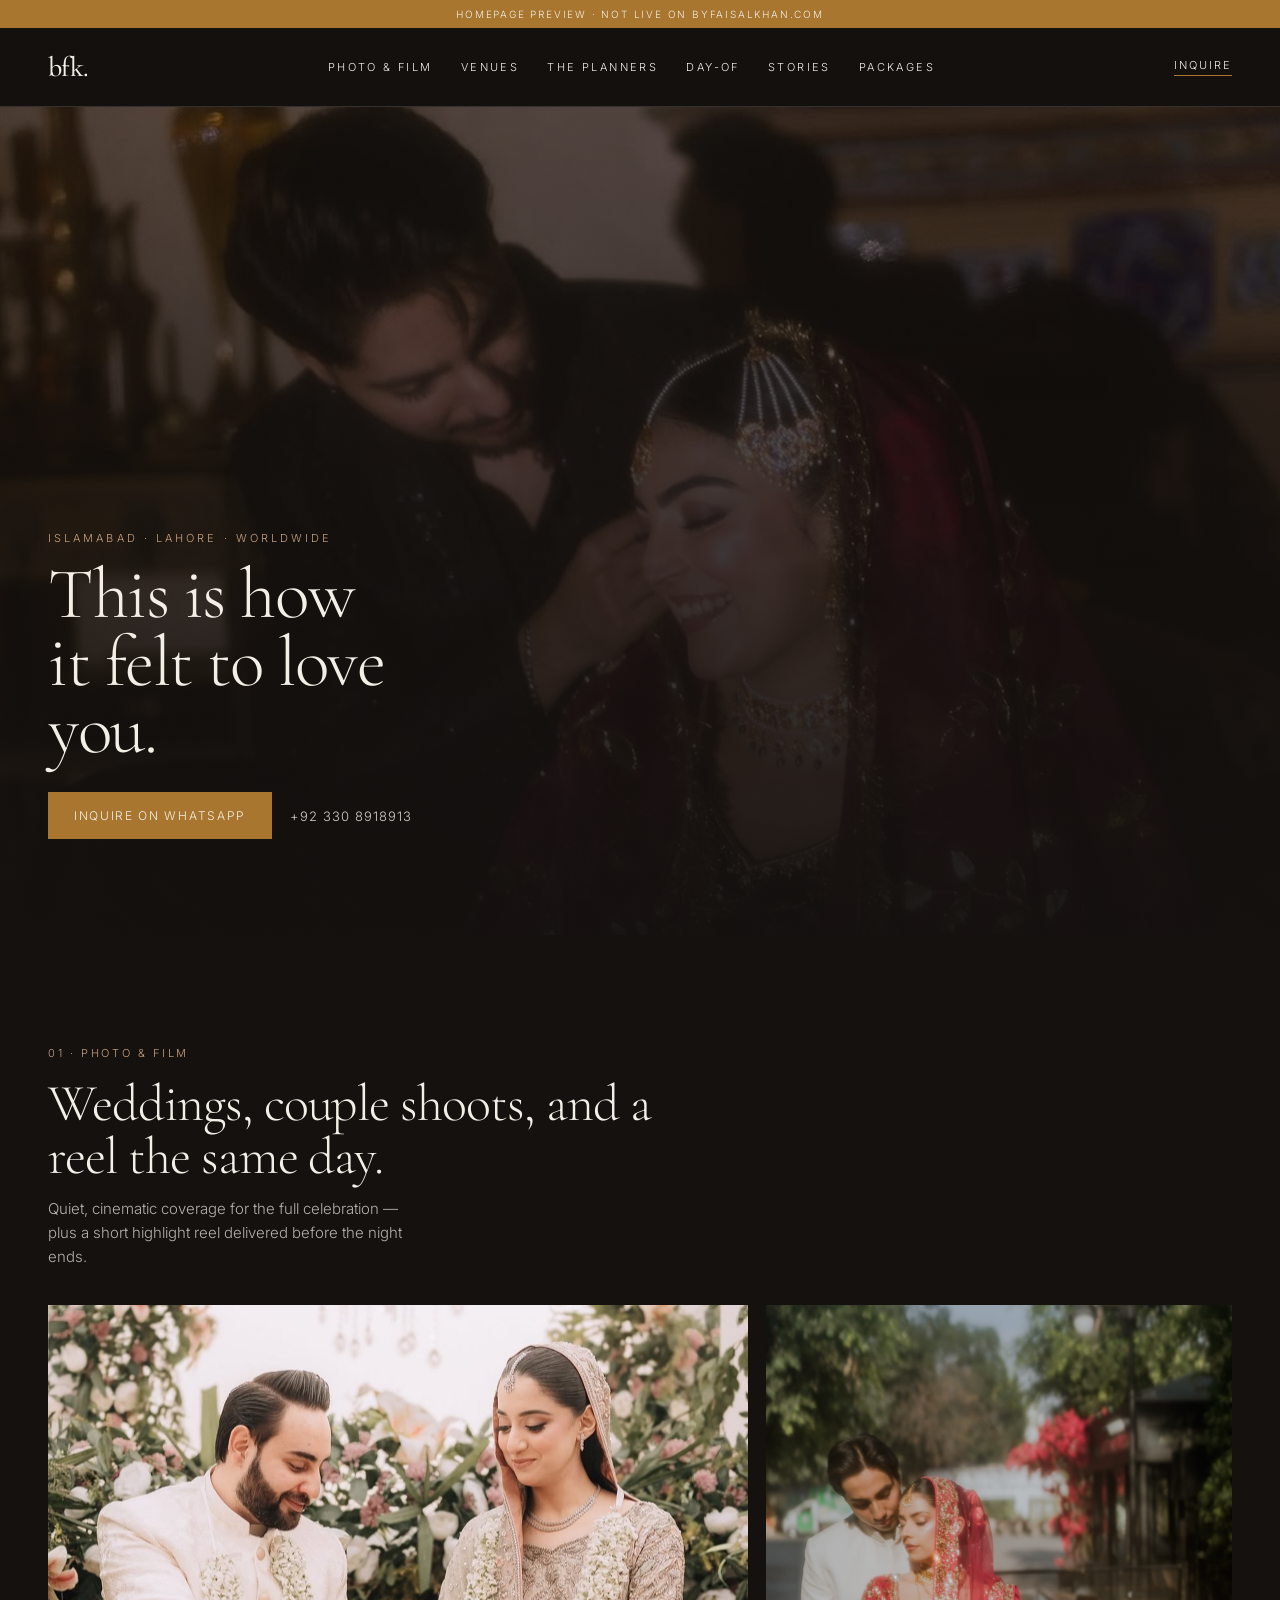
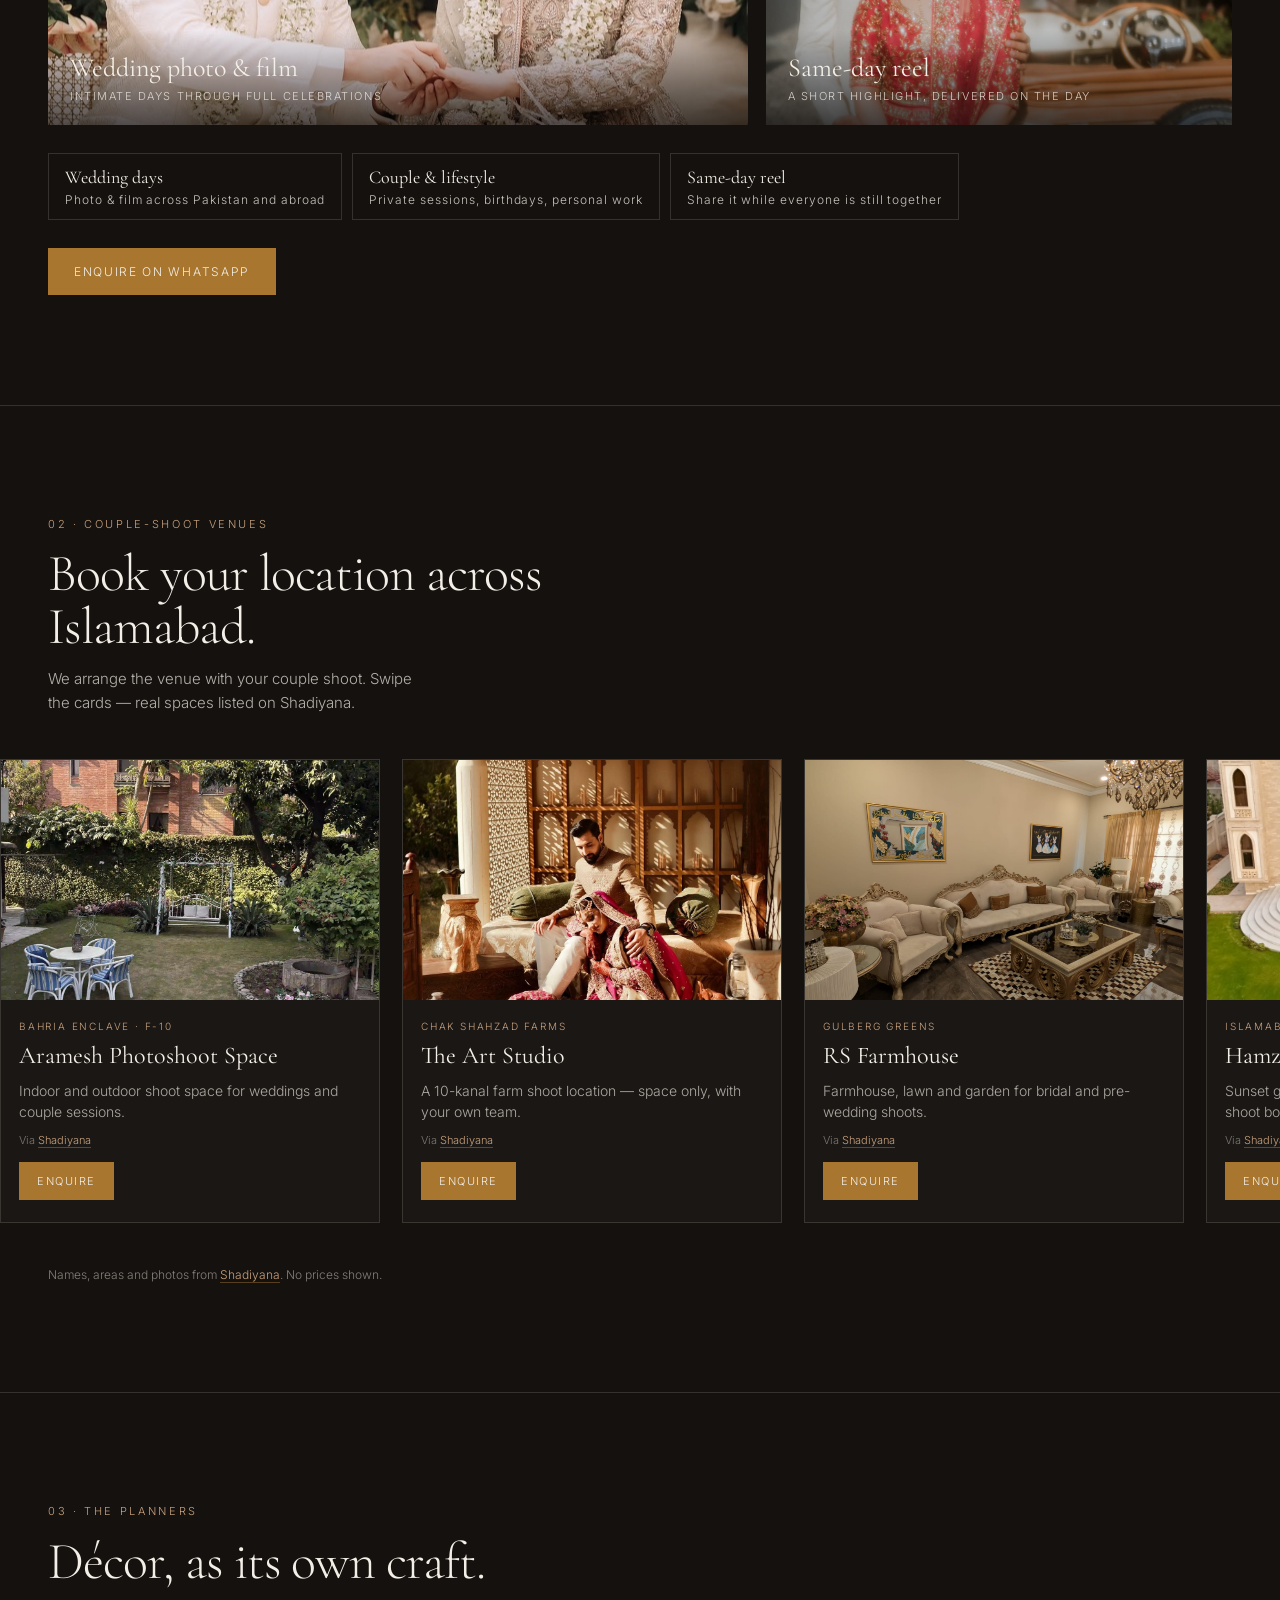
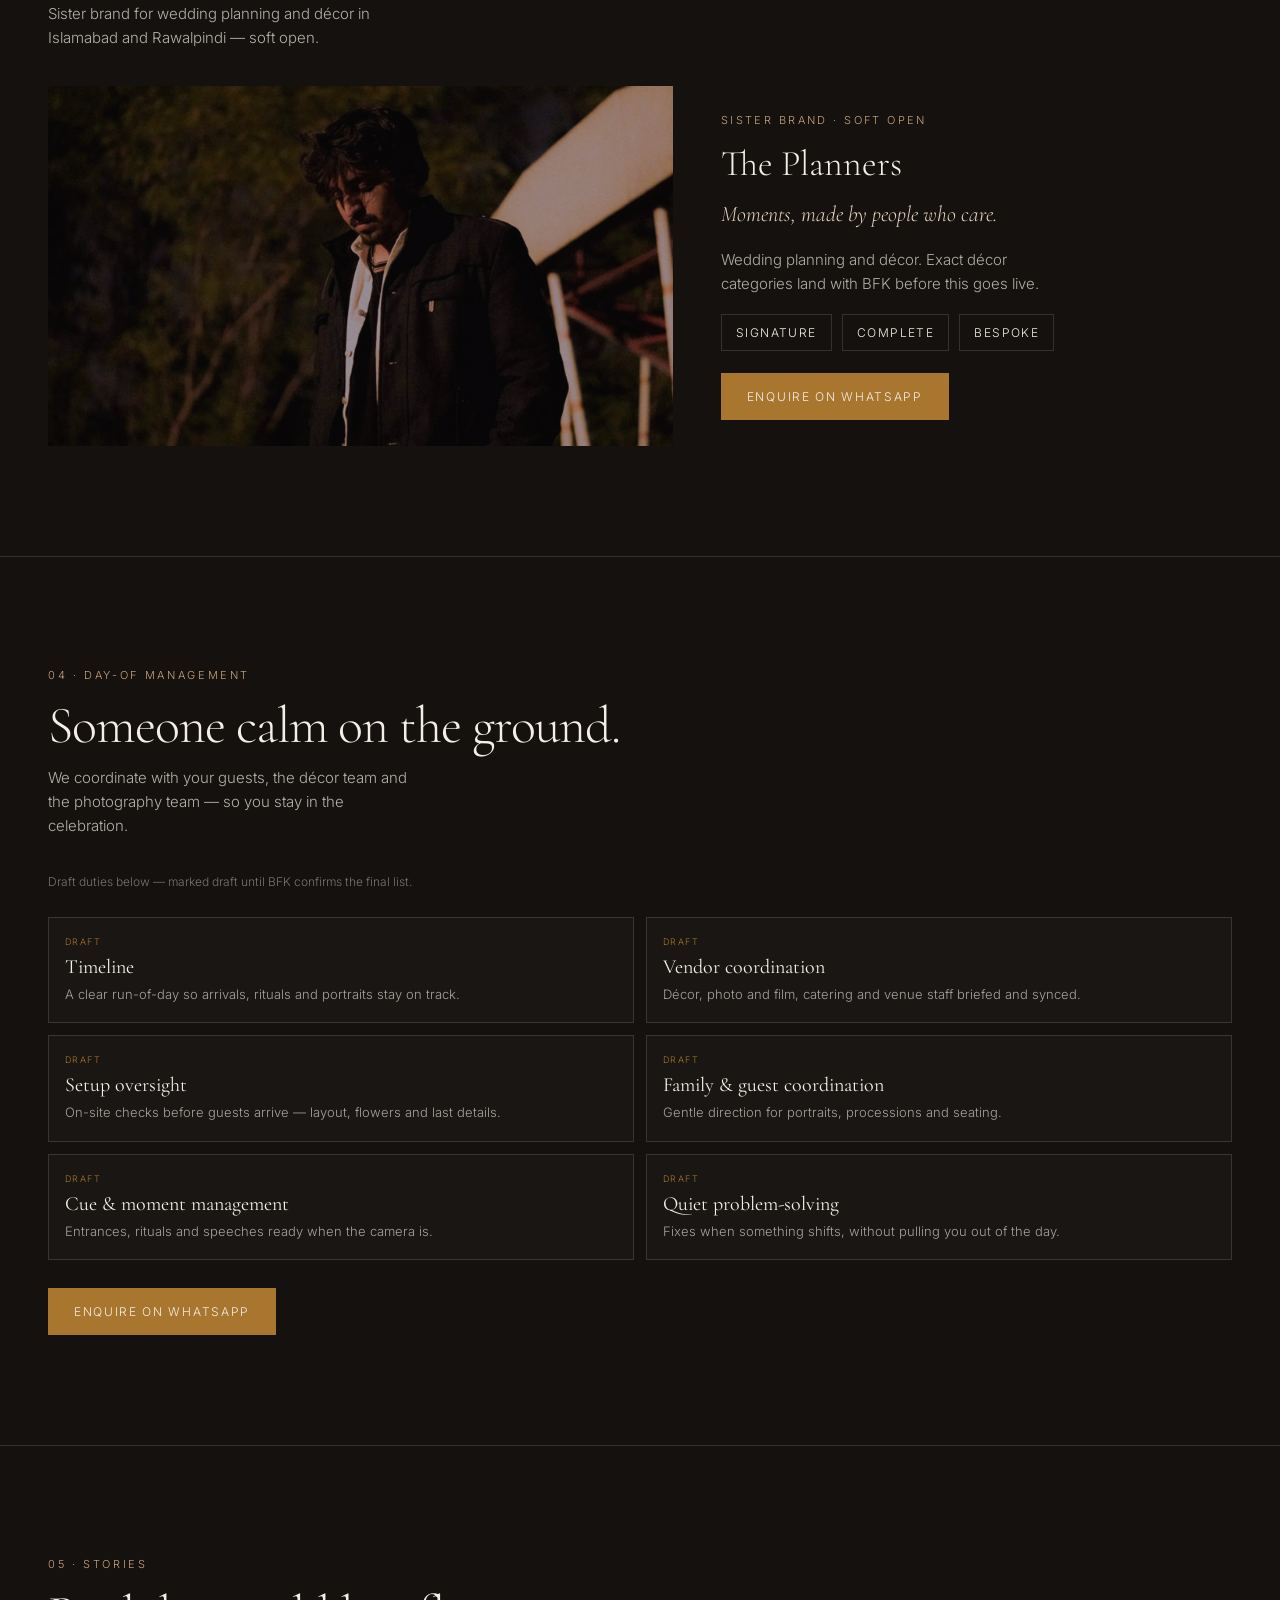
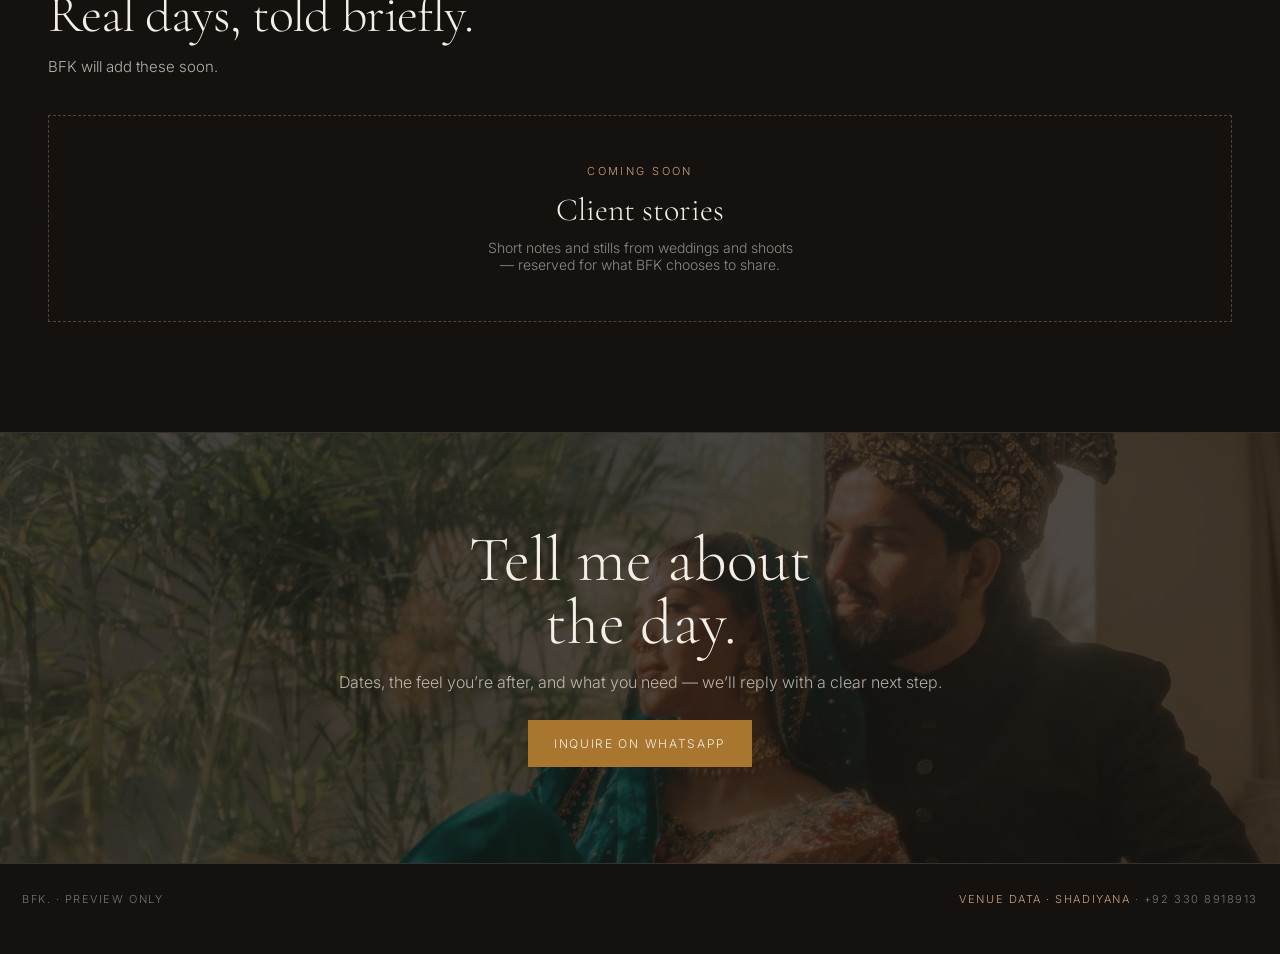
<file: preview-home/index.html>
<!DOCTYPE html>
<html lang="en">
<head>
<meta charset="UTF-8">
<meta name="viewport" content="width=device-width, initial-scale=1.0, viewport-fit=cover">
<meta name="theme-color" content="#14110F">
<meta name="robots" content="noindex,nofollow">
<title>bfk. — Homepage preview</title>
<link rel="preconnect" href="https://fonts.googleapis.com">
<link rel="preconnect" href="https://fonts.gstatic.com" crossorigin>
<link href="https://fonts.googleapis.com/css2?family=Cormorant+Garamond:ital,wght@0,300;0,400;0,500;1,300;1,400&family=Inter:wght@300;400;500&display=swap" rel="stylesheet">
<style>
:root{
  --bg:#14110F; --ink:#F3EEE6; --muted:#C9A27E; --gold:#A8762E; --soft:#E8D5BE;
  --line:rgba(243,238,230,.14); --serif:'Cormorant Garamond', Georgia, serif; --sans:Inter, system-ui, sans-serif;
}
*{box-sizing:border-box;margin:0;padding:0}
html{scroll-behavior:smooth}
body{background:var(--bg);color:var(--ink);font-family:var(--sans);font-weight:300;-webkit-font-smoothing:antialiased}
a{color:inherit;text-decoration:none}
img{display:block;max-width:100%}
.preview-bar{position:sticky;top:0;z-index:50;background:var(--gold);color:var(--ink);text-align:center;padding:8px 12px;font-size:10px;letter-spacing:.18em;text-transform:uppercase}
.nav{display:flex;align-items:center;justify-content:space-between;gap:16px;padding:18px 22px;border-bottom:1px solid var(--line);position:sticky;top:28px;z-index:40;background:rgba(20,17,15,.92);backdrop-filter:blur(10px)}
.logo{font-family:var(--serif);font-size:28px;font-weight:500;letter-spacing:-.02em}
.nav-links{display:none;gap:28px;font-size:11px;letter-spacing:.22em;text-transform:uppercase;color:var(--ink)}
.nav-links a:hover{color:var(--muted)}
.nav-cta{font-size:11px;letter-spacing:.18em;text-transform:uppercase;border-bottom:1px solid var(--gold);padding-bottom:3px}
@media(min-width:860px){.nav{padding:22px 48px}.nav-links{display:flex}}
.hero{position:relative;min-height:92vh;display:flex;align-items:flex-end;padding:48px 22px 64px;overflow:hidden}
.hero img{position:absolute;inset:0;width:100%;height:100%;object-fit:cover;opacity:.55}
.hero::after{content:"";position:absolute;inset:0;background:linear-gradient(180deg,rgba(20,17,15,.25) 0%,rgba(20,17,15,.75) 70%,rgba(20,17,15,.95) 100%)}
.hero-inner{position:relative;z-index:1;max-width:920px}
.eyebrow{font-size:11px;letter-spacing:.28em;text-transform:uppercase;color:var(--muted);margin-bottom:16px}
.hero h1{font-family:var(--serif);font-weight:300;font-size:clamp(42px,10vw,72px);line-height:.94;letter-spacing:-.02em;max-width:12ch}
.hero-actions{display:flex;flex-wrap:wrap;align-items:center;gap:18px;margin-top:28px}
.btn{display:inline-block;background:var(--gold);color:var(--ink);font-size:12px;letter-spacing:.14em;text-transform:uppercase;padding:16px 26px}
.btn:hover{filter:brightness(1.08)}
.phone{font-size:13px;letter-spacing:.08em;opacity:.85}
@media(min-width:860px){.hero{padding:80px 48px 96px}}

.section{padding:72px 22px;border-bottom:1px solid var(--line)}
@media(min-width:860px){.section{padding:110px 48px}}
.section-head{max-width:640px;margin-bottom:36px}
.section-head .label{font-size:11px;letter-spacing:.24em;text-transform:uppercase;color:var(--muted);margin-bottom:14px}
.section-head h2{font-family:var(--serif);font-weight:300;font-size:clamp(34px,6vw,52px);line-height:1.02;letter-spacing:-.02em;margin-bottom:14px}
.section-head p{font-size:15px;line-height:1.6;color:rgba(243,238,230,.72);max-width:42ch}

.photo-grid{display:grid;gap:14px}
@media(min-width:700px){.photo-grid{grid-template-columns:1.2fr .8fr;gap:18px}}
.tile{position:relative;overflow:hidden;min-height:280px;background:#1c1916}
.tile.tall{min-height:420px}
.tile img{width:100%;height:100%;object-fit:cover;position:absolute;inset:0}
.tile .cap{position:absolute;left:0;right:0;bottom:0;padding:22px;background:linear-gradient(transparent,rgba(0,0,0,.65))}
.tile h3{font-family:var(--serif);font-weight:400;font-size:26px}
.tile p{font-size:11px;letter-spacing:.14em;text-transform:uppercase;opacity:.8;margin-top:6px}
.chip-row{display:flex;flex-wrap:wrap;gap:10px;margin-top:28px}
.chip{border:1px solid var(--line);padding:12px 16px;font-size:12px;letter-spacing:.08em;color:rgba(243,238,230,.8)}
.chip strong{display:block;font-family:var(--serif);font-size:18px;font-weight:400;letter-spacing:0;color:var(--ink);margin-bottom:4px}

.rail-wrap{margin:0 -22px}
@media(min-width:860px){.rail-wrap{margin:0 -48px}}
.rail{display:flex;gap:16px;overflow-x:auto;scroll-snap-type:x mandatory;-webkit-overflow-scrolling:touch;padding:8px 22px 28px}
@media(min-width:860px){.rail{padding:8px 48px 36px;gap:22px}}
.rail::-webkit-scrollbar{height:4px}
.rail::-webkit-scrollbar-thumb{background:var(--gold);border-radius:99px}
.vcard{flex:0 0 min(82vw,340px);scroll-snap-align:start;background:#1a1714;border:1px solid var(--line);display:flex;flex-direction:column}
@media(min-width:860px){.vcard{flex-basis:380px}}
.vcard .pic{height:240px;overflow:hidden;background:#111}
.vcard .pic img{width:100%;height:100%;object-fit:cover}
.vcard .body{padding:20px 18px 22px;display:flex;flex-direction:column;gap:10px;flex:1}
.vcard .area{font-size:10px;letter-spacing:.18em;text-transform:uppercase;color:var(--muted)}
.vcard h3{font-family:var(--serif);font-weight:400;font-size:24px;line-height:1.15}
.vcard p{font-size:14px;line-height:1.5;color:rgba(243,238,230,.68);flex:1}
.vcard .via{font-size:11px;color:rgba(243,238,230,.45)}
.vcard .via a{color:var(--muted);border-bottom:1px solid rgba(168,118,46,.5)}
.vcard .btn{align-self:flex-start;padding:12px 18px;font-size:11px;margin-top:4px}
.credit{font-size:12px;color:rgba(243,238,230,.5);margin-top:8px}
.credit a{color:var(--muted);border-bottom:1px solid rgba(168,118,46,.45)}

.planners{display:grid;gap:28px}
@media(min-width:800px){.planners{grid-template-columns:1.1fr .9fr;align-items:center;gap:48px}}
.planners .visual{min-height:360px;background:#1a1714;position:relative;overflow:hidden}
.planners .visual img{position:absolute;inset:0;width:100%;height:100%;object-fit:cover;opacity:.7}
.planners .tag{font-size:11px;letter-spacing:.22em;text-transform:uppercase;color:var(--muted);margin-bottom:12px}
.planners h3{font-family:var(--serif);font-weight:300;font-size:36px;margin-bottom:12px}
.planners .line{font-family:var(--serif);font-style:italic;font-size:22px;color:var(--soft);margin-bottom:16px}
.planners p{font-size:15px;line-height:1.6;color:rgba(243,238,230,.7);margin-bottom:12px;max-width:38ch}
.tiers{display:flex;flex-wrap:wrap;gap:10px;margin:18px 0 22px}
.tiers span{border:1px solid var(--line);padding:10px 14px;font-size:12px;letter-spacing:.12em;text-transform:uppercase}

.duties{display:grid;gap:12px;margin:28px 0}
@media(min-width:700px){.duties{grid-template-columns:1fr 1fr}}
.duty{padding:18px 16px;border:1px solid var(--line);background:rgba(255,255,255,.02)}
.duty .draft{font-size:9px;letter-spacing:.16em;text-transform:uppercase;color:var(--gold);margin-bottom:8px}
.duty h3{font-family:var(--serif);font-weight:400;font-size:20px;margin-bottom:6px}
.duty p{font-size:13px;line-height:1.5;color:rgba(243,238,230,.65)}
.note{font-size:12px;color:rgba(243,238,230,.45);margin-bottom:18px}

.stories{border:1px dashed rgba(201,162,126,.35);padding:48px 24px;text-align:center}
.stories .tag{font-size:11px;letter-spacing:.22em;text-transform:uppercase;color:var(--muted);margin-bottom:12px}
.stories h3{font-family:var(--serif);font-weight:300;font-size:32px;margin-bottom:10px}
.stories p{font-size:14px;color:rgba(243,238,230,.55);max-width:34ch;margin:0 auto}

.cta{padding:96px 22px;text-align:center;background:url(img/inquiry.jpg) center/cover no-repeat;position:relative}
.cta::before{content:"";position:absolute;inset:0;background:rgba(20,17,15,.72)}
.cta-inner{position:relative;z-index:1}
.cta h2{font-family:var(--serif);font-weight:300;font-size:clamp(36px,7vw,64px);line-height:.98;margin-bottom:18px}
.cta p{color:rgba(243,238,230,.7);margin-bottom:28px}
.foot{padding:28px 22px 48px;display:flex;flex-wrap:wrap;gap:12px;justify-content:space-between;font-size:11px;letter-spacing:.14em;text-transform:uppercase;color:rgba(243,238,230,.45);border-top:1px solid var(--line)}
.foot a{color:var(--muted)}
</style>
</head>
<body>
<div class="preview-bar">Homepage preview · not live on byfaisalkhan.com</div>
<header class="nav">
  <a class="logo" href="#top">bfk.</a>
  <nav class="nav-links" aria-label="Primary">
    <a href="#photo-film">Photo &amp; Film</a>
    <a href="#venues">Venues</a>
    <a href="#planners">The Planners</a>
    <a href="#day-of">Day-of</a>
    <a href="#stories">Stories</a>
    <a href="https://byfaisalkhan.com/packages/">Packages</a>
  </nav>
  <a class="nav-cta" href="https://wa.me/923308918913">Inquire</a>
</header>

<section class="hero" id="top">
  <img src="img/hero.jpg" alt="">
  <div class="hero-inner">
    <p class="eyebrow">Islamabad · Lahore · Worldwide</p>
    <h1>This is how<br>it felt to love you.</h1>
    <div class="hero-actions">
      <a class="btn" href="https://wa.me/923308918913">Inquire on WhatsApp</a>
      <span class="phone">+92 330 8918913</span>
    </div>
  </div>
</section>

<section class="section" id="photo-film">
  <div class="section-head">
    <p class="label">01 · Photo &amp; Film</p>
    <h2>Weddings, couple shoots, and a reel the same day.</h2>
    <p>Quiet, cinematic coverage for the full celebration — plus a short highlight reel delivered before the night ends.</p>
  </div>
  <div class="photo-grid">
    <article class="tile tall">
      <img src="img/work.jpg" alt="">
      <div class="cap">
        <h3>Wedding photo &amp; film</h3>
        <p>Intimate days through full celebrations</p>
      </div>
    </article>
    <article class="tile">
      <img src="img/films.jpg" alt="">
      <div class="cap">
        <h3>Same-day reel</h3>
        <p>A short highlight, delivered on the day</p>
      </div>
    </article>
  </div>
  <div class="chip-row">
    <div class="chip"><strong>Wedding days</strong> Photo &amp; film across Pakistan and abroad</div>
    <div class="chip"><strong>Couple &amp; lifestyle</strong> Private sessions, birthdays, personal work</div>
    <div class="chip"><strong>Same-day reel</strong> Share it while everyone is still together</div>
  </div>
  <p style="margin-top:28px"><a class="btn" href="https://wa.me/923308918913?text=Hi%20BFK%2C%20I%27d%20like%20to%20enquire%20about%20photo%2C%20film%20or%20a%20same-day%20reel.">Enquire on WhatsApp</a></p>
</section>

<section class="section" id="venues">
  <div class="section-head">
    <p class="label">02 · Couple-shoot venues</p>
    <h2>Book your location across Islamabad.</h2>
    <p>We arrange the venue with your couple shoot. Swipe the cards — real spaces listed on Shadiyana.</p>
  </div>
  <div class="rail-wrap">
    <div class="rail" aria-label="Islamabad couple-shoot venues">
      <article class="vcard">
        <div class="pic"><img src="venues/aramesh.jpg" alt="Aramesh Photoshoot Space"></div>
        <div class="body">
          <div class="area">Bahria Enclave · F-10</div>
          <h3>Aramesh Photoshoot Space</h3>
          <p>Indoor and outdoor shoot space for weddings and couple sessions.</p>
          <p class="via">Via <a href="https://www.shadiyana.pk/photographers/aramesh-photoshoot-space" target="_blank" rel="noopener">Shadiyana</a></p>
          <a class="btn" href="https://wa.me/923308918913?text=Hi%20BFK%2C%20I%27d%20like%20to%20enquire%20about%20a%20couple%20shoot%20at%20Aramesh%20Photoshoot%20Space.">Enquire</a>
        </div>
      </article>
      <article class="vcard">
        <div class="pic"><img src="venues/art-studio.jpg" alt="The Art Studio"></div>
        <div class="body">
          <div class="area">Chak Shahzad Farms</div>
          <h3>The Art Studio</h3>
          <p>A 10-kanal farm shoot location — space only, with your own team.</p>
          <p class="via">Via <a href="https://www.shadiyana.pk/photographers/the-art-studio" target="_blank" rel="noopener">Shadiyana</a></p>
          <a class="btn" href="https://wa.me/923308918913?text=Hi%20BFK%2C%20I%27d%20like%20to%20enquire%20about%20a%20couple%20shoot%20at%20The%20Art%20Studio.">Enquire</a>
        </div>
      </article>
      <article class="vcard">
        <div class="pic"><img src="venues/rs-farmhouse.jpg" alt="RS Farmhouse"></div>
        <div class="body">
          <div class="area">Gulberg Greens</div>
          <h3>RS Farmhouse</h3>
          <p>Farmhouse, lawn and garden for bridal and pre-wedding shoots.</p>
          <p class="via">Via <a href="https://www.shadiyana.pk/wedding-venues/rs-farmhouse" target="_blank" rel="noopener">Shadiyana</a></p>
          <a class="btn" href="https://wa.me/923308918913?text=Hi%20BFK%2C%20I%27d%20like%20to%20enquire%20about%20a%20couple%20shoot%20at%20RS%20Farmhouse.">Enquire</a>
        </div>
      </article>
      <article class="vcard">
        <div class="pic"><img src="venues/hamzas-farm.jpg" alt="Hamzas Farm"></div>
        <div class="body">
          <div class="area">Islamabad</div>
          <h3>Hamzas Farm</h3>
          <p>Sunset gardens, balcony and indoor rooms — bridal shoot bookings.</p>
          <p class="via">Via <a href="https://www.shadiyana.pk/wedding-venues/hamzas-farm" target="_blank" rel="noopener">Shadiyana</a></p>
          <a class="btn" href="https://wa.me/923308918913?text=Hi%20BFK%2C%20I%27d%20like%20to%20enquire%20about%20a%20couple%20shoot%20at%20Hamzas%20Farm.">Enquire</a>
        </div>
      </article>
      <article class="vcard">
        <div class="pic"><img src="venues/qazi-farm.jpg" alt="Qazi Farm House"></div>
        <div class="body">
          <div class="area">Islamabad</div>
          <h3>Qazi Farm House</h3>
          <p>Outdoor farmhouse and lawn with indoor and outdoor shoot sessions.</p>
          <p class="via">Via <a href="https://www.shadiyana.pk/wedding-venues/qazi-farm-house" target="_blank" rel="noopener">Shadiyana</a></p>
          <a class="btn" href="https://wa.me/923308918913?text=Hi%20BFK%2C%20I%27d%20like%20to%20enquire%20about%20a%20couple%20shoot%20at%20Qazi%20Farm%20House.">Enquire</a>
        </div>
      </article>
    </div>
  </div>
  <p class="credit">Names, areas and photos from <a href="https://www.shadiyana.pk/" target="_blank" rel="noopener">Shadiyana</a>. No prices shown.</p>
</section>

<section class="section" id="planners">
  <div class="section-head">
    <p class="label">03 · The Planners</p>
    <h2>Décor, as its own craft.</h2>
    <p>Sister brand for wedding planning and décor in Islamabad and Rawalpindi — soft open.</p>
  </div>
  <div class="planners">
    <div class="visual"><img src="img/about.jpg" alt=""></div>
    <div>
      <p class="tag">Sister brand · Soft open</p>
      <h3>The Planners</h3>
      <p class="line">Moments, made by people who care.</p>
      <p>Wedding planning and décor. Exact décor categories land with BFK before this goes live.</p>
      <div class="tiers"><span>Signature</span><span>Complete</span><span>Bespoke</span></div>
      <a class="btn" href="https://wa.me/923308918913?text=Hi%20BFK%2C%20I%27d%20like%20to%20enquire%20about%20The%20Planners%20%E2%80%94%20décor%20and%20planning.">Enquire on WhatsApp</a>
    </div>
  </div>
</section>

<section class="section" id="day-of">
  <div class="section-head">
    <p class="label">04 · Day-of management</p>
    <h2>Someone calm on the ground.</h2>
    <p>We coordinate with your guests, the décor team and the photography team — so you stay in the celebration.</p>
  </div>
  <p class="note">Draft duties below — marked draft until BFK confirms the final list.</p>
  <div class="duties">
    <div class="duty"><div class="draft">Draft</div><h3>Timeline</h3><p>A clear run-of-day so arrivals, rituals and portraits stay on track.</p></div>
    <div class="duty"><div class="draft">Draft</div><h3>Vendor coordination</h3><p>Décor, photo and film, catering and venue staff briefed and synced.</p></div>
    <div class="duty"><div class="draft">Draft</div><h3>Setup oversight</h3><p>On-site checks before guests arrive — layout, flowers and last details.</p></div>
    <div class="duty"><div class="draft">Draft</div><h3>Family &amp; guest coordination</h3><p>Gentle direction for portraits, processions and seating.</p></div>
    <div class="duty"><div class="draft">Draft</div><h3>Cue &amp; moment management</h3><p>Entrances, rituals and speeches ready when the camera is.</p></div>
    <div class="duty"><div class="draft">Draft</div><h3>Quiet problem-solving</h3><p>Fixes when something shifts, without pulling you out of the day.</p></div>
  </div>
  <a class="btn" href="https://wa.me/923308918913?text=Hi%20BFK%2C%20I%27d%20like%20to%20enquire%20about%20day-of%20event%20management.">Enquire on WhatsApp</a>
</section>

<section class="section" id="stories">
  <div class="section-head">
    <p class="label">05 · Stories</p>
    <h2>Real days, told briefly.</h2>
    <p>BFK will add these soon.</p>
  </div>
  <div class="stories">
    <p class="tag">Coming soon</p>
    <h3>Client stories</h3>
    <p>Short notes and stills from weddings and shoots — reserved for what BFK chooses to share.</p>
  </div>
</section>

<section class="cta">
  <div class="cta-inner">
    <h2>Tell me about<br>the day.</h2>
    <p>Dates, the feel you’re after, and what you need — we’ll reply with a clear next step.</p>
    <a class="btn" href="https://wa.me/923308918913?text=Hi%20BFK%2C%20I%27d%20like%20to%20enquire%20about%20your%20services.">Inquire on WhatsApp</a>
  </div>
</section>

<footer class="foot">
  <span>bfk. · preview only</span>
  <span><a href="https://www.shadiyana.pk/" target="_blank" rel="noopener">Venue data · Shadiyana</a> · +92 330 8918913</span>
</footer>
</body>
</html>
</file>
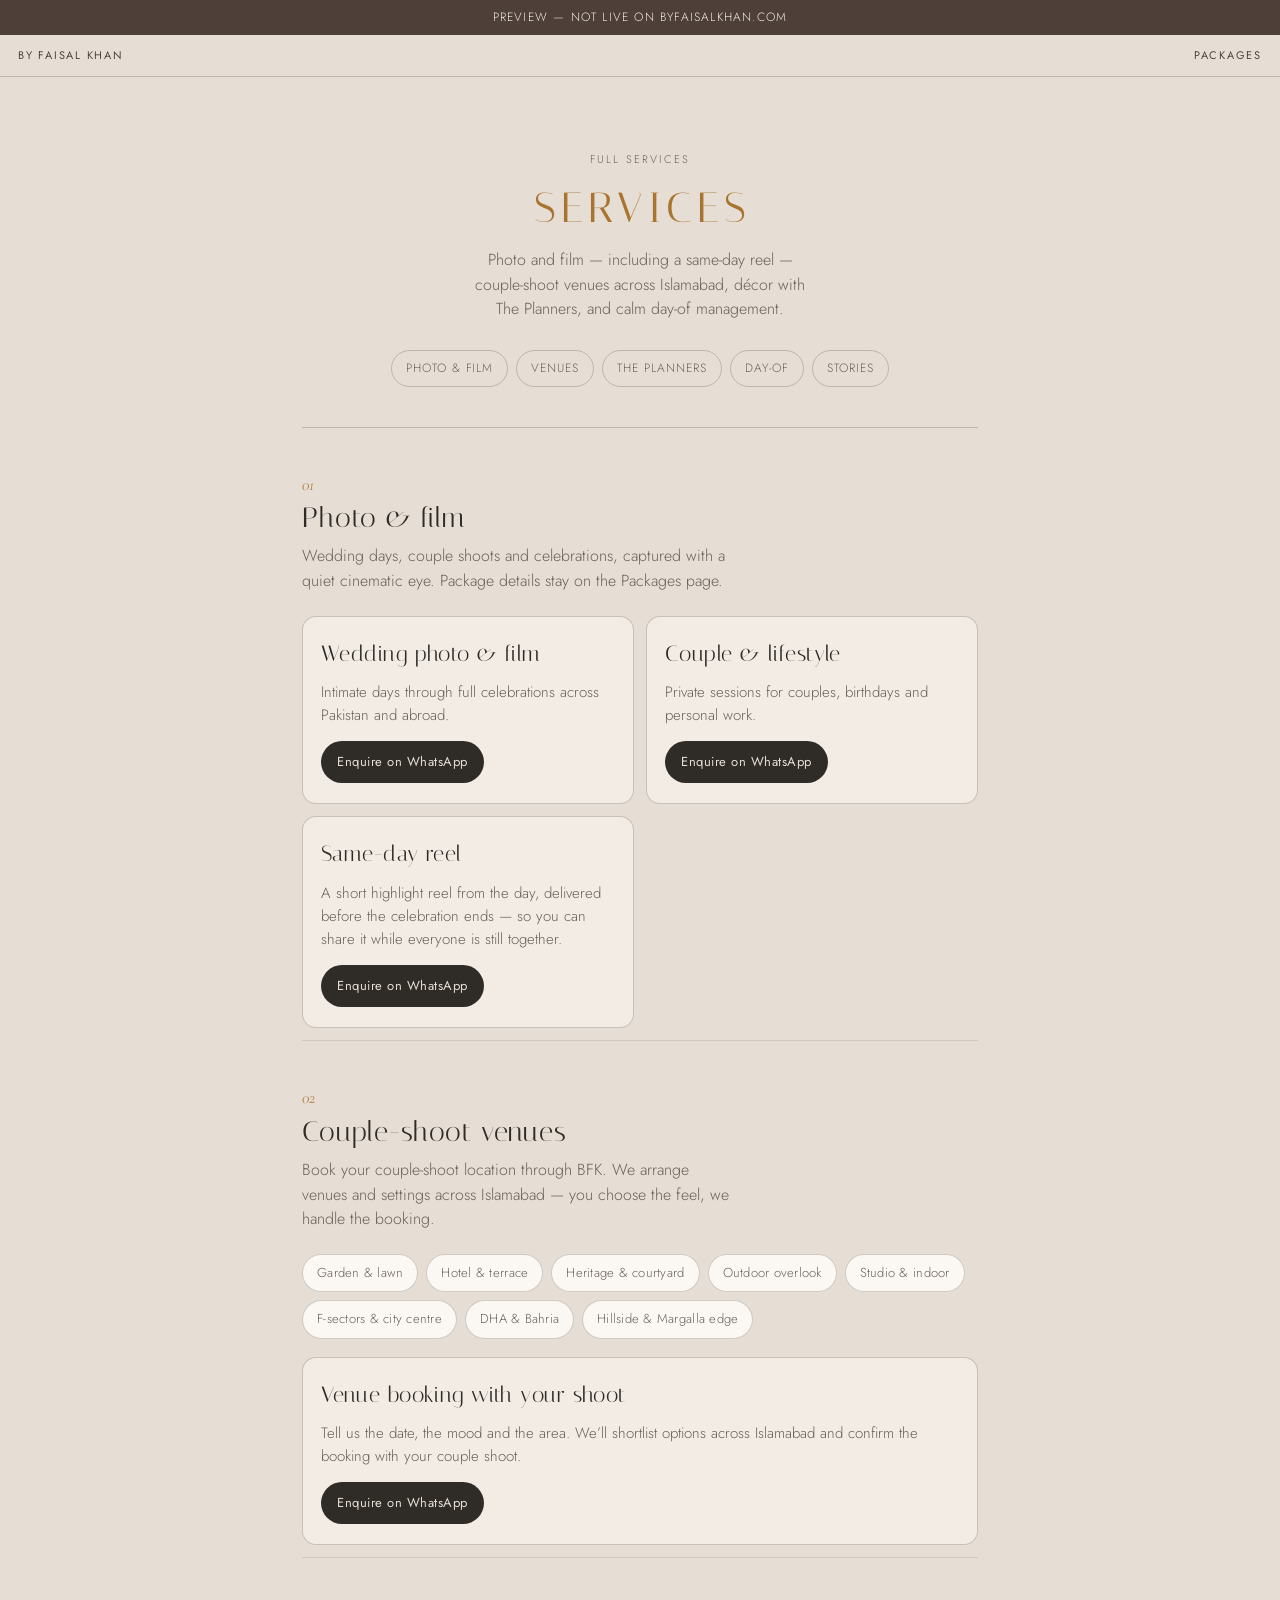
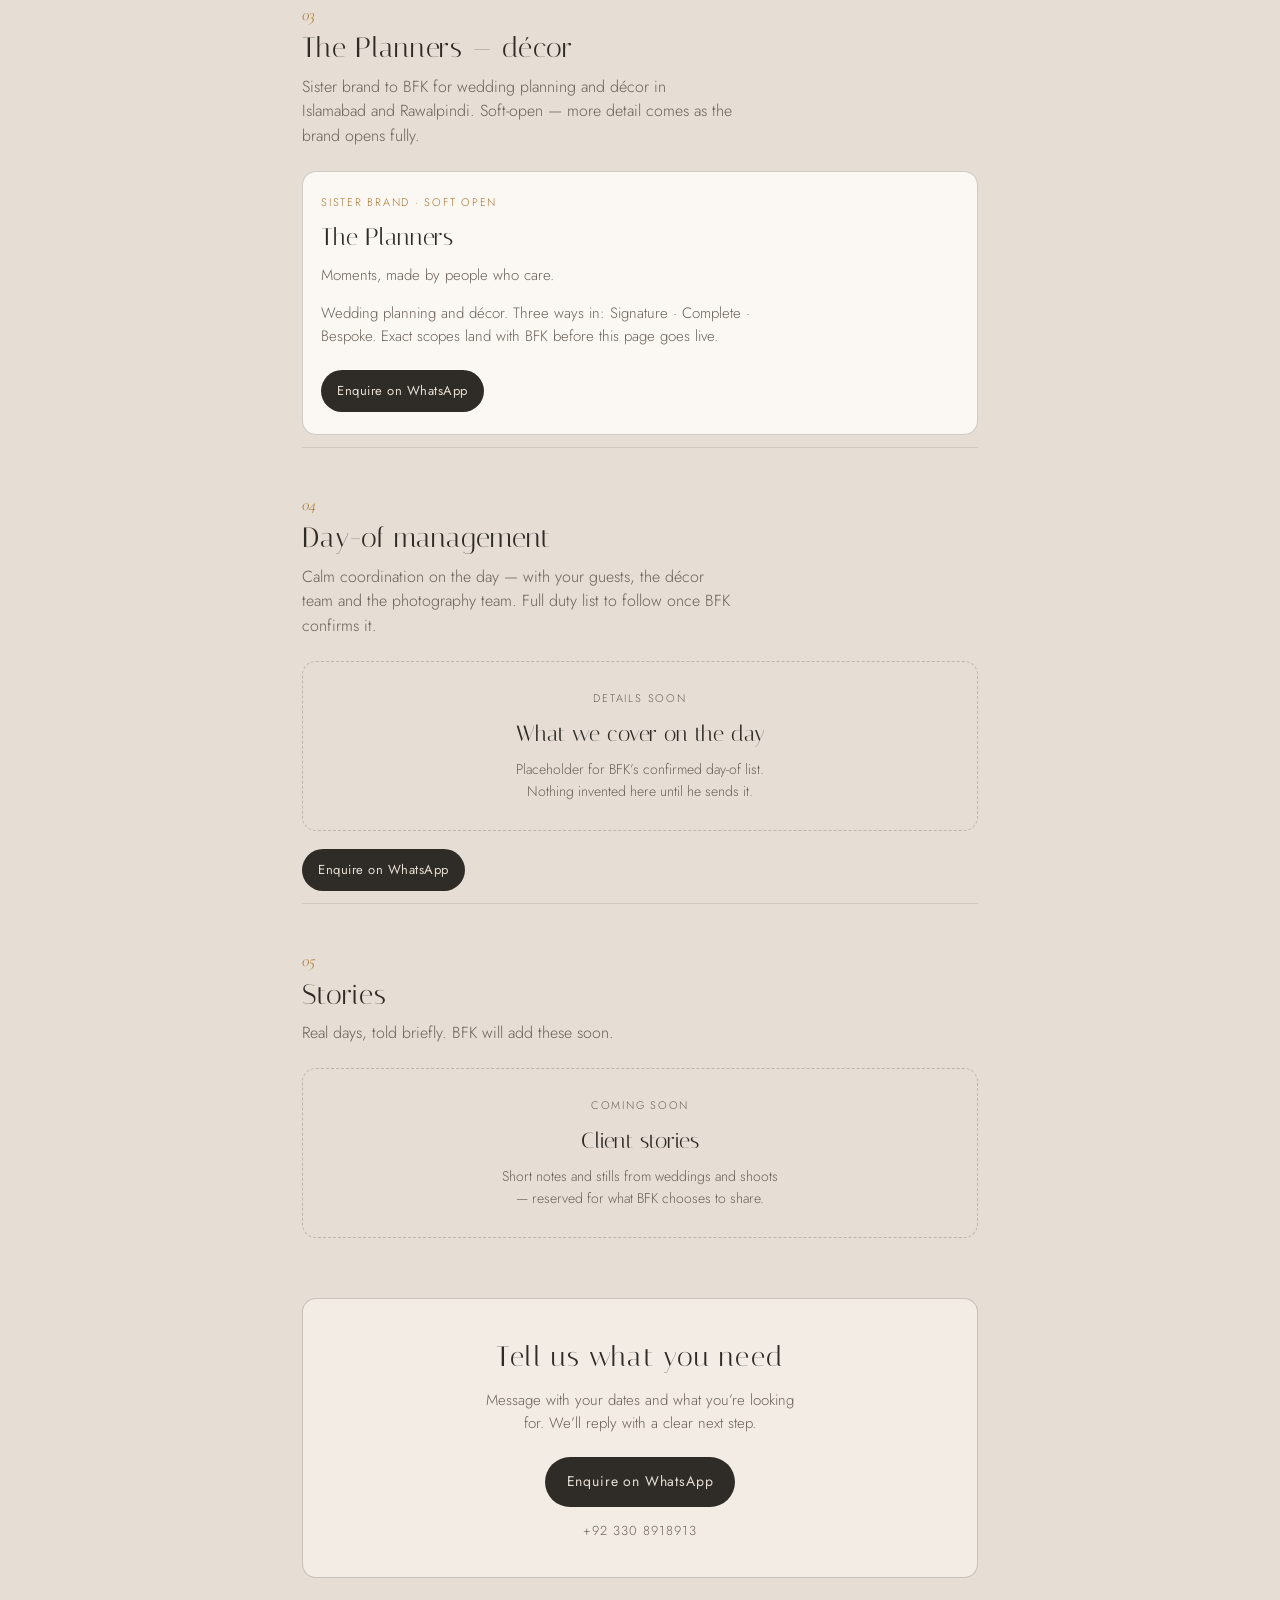
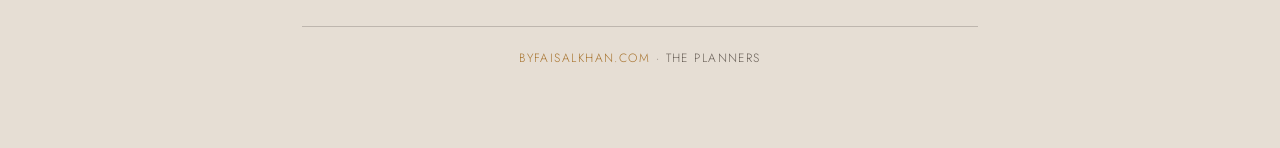
<file: services/index.html>
<!DOCTYPE html>
<html lang="en">
<head>
<meta charset="UTF-8">
<meta name="viewport" content="width=device-width, initial-scale=1.0, viewport-fit=cover">
<meta name="theme-color" content="#4E4038">
<meta name="robots" content="noindex,nofollow">
<title>Services — By Faisal Khan</title>
<meta name="description" content="Photography, film, couple-shoot venues across Islamabad, décor by The Planners, and day-of event management. Enquire on WhatsApp.">
<link rel="preconnect" href="https://fonts.googleapis.com">
<link rel="preconnect" href="https://fonts.gstatic.com" crossorigin>
<link href="https://fonts.googleapis.com/css2?family=Cormorant+Garamond:ital,wght@0,400;0,500;1,400&family=Italiana&family=Jost:wght@300;400;500&display=swap" rel="stylesheet">
<style>
:root{
  --stone:#E6DED4; --paper:#F2ECE5; --field:#FBF8F4;
  --ink:#2F2B27; --ink-soft:#6A6058; --cocoa:#4E4038;
  --gold:#A8742F; --gold-soft:#C9A36E; --copper:#C68863;
  --line:rgba(47,43,39,.22); --line-soft:rgba(47,43,39,.12);
  --radius:14px;
  --display:'Italiana', 'Didot', 'Bodoni 72', Georgia, serif;
  --serif:'Cormorant Garamond', 'Garamond', Georgia, serif;
  --body:'Jost', 'Futura', 'Avenir Next', 'Segoe UI', sans-serif;
}
@media (prefers-color-scheme: dark){
  :root{
    --stone:#2F2723; --paper:#3A312C; --field:#443A34;
    --ink:#F2ECE5; --ink-soft:#CBBDB1; --cocoa:#231D1A;
    --gold:#D9AE72; --gold-soft:#B98F5A; --copper:#D89A74;
    --line:rgba(242,236,229,.26); --line-soft:rgba(242,236,229,.12);
  }
}
*{box-sizing:border-box;margin:0;padding:0}
html{scroll-behavior:smooth;-webkit-text-size-adjust:100%}
body{background:var(--stone);color:var(--ink);font-family:var(--body);font-weight:300;font-size:17px;line-height:1.55;-webkit-font-smoothing:antialiased}
a{color:inherit}
.strip{display:flex;justify-content:space-between;gap:12px;padding:12px 18px;border-bottom:1px solid var(--line);font-size:11px;font-weight:400;letter-spacing:.16em;text-transform:uppercase}
.strip a{text-decoration:none;opacity:.85}
.strip a:hover{opacity:1;color:var(--gold)}
.wrap{max-width:720px;margin:0 auto;padding:0 22px 80px}
.hero{padding:56px 0 40px;text-align:center;border-bottom:1px solid var(--line)}
.hero .eyebrow{font-size:11px;letter-spacing:.2em;text-transform:uppercase;color:var(--ink-soft);margin-bottom:18px}
.hero h1{font-family:var(--display);font-weight:400;font-size:42px;line-height:1.05;letter-spacing:.12em;color:var(--gold);padding-left:.12em}
.hero p{margin:18px auto 0;max-width:38ch;color:var(--ink-soft);font-size:16px}
.nav-jump{display:flex;flex-wrap:wrap;justify-content:center;gap:8px;margin-top:28px}
.nav-jump a{font-size:12px;letter-spacing:.08em;text-transform:uppercase;text-decoration:none;padding:8px 14px;border:1px solid var(--line);border-radius:999px;color:var(--ink-soft)}
.nav-jump a:hover{color:var(--ink);border-color:var(--ink)}
.section{padding:44px 0 12px;border-bottom:1px solid var(--line-soft)}
.section:last-of-type{border-bottom:none}
.section .num{font-family:var(--serif);font-style:italic;font-size:17px;color:var(--gold)}
.section h2{font-family:var(--display);font-weight:400;font-size:28px;line-height:1.15;letter-spacing:.03em;margin:4px 0 10px}
.section > .lead{color:var(--ink-soft);font-size:16px;max-width:48ch;margin-bottom:22px}
.grid{display:grid;gap:12px}
@media (min-width:560px){.grid{grid-template-columns:1fr 1fr}}
.card{background:var(--paper);border:1px solid var(--line);border-radius:var(--radius);padding:20px 18px;display:flex;flex-direction:column;gap:10px;min-height:140px}
.card h3{font-family:var(--display);font-weight:400;font-size:22px;letter-spacing:.02em}
.card p{color:var(--ink-soft);font-size:15px;flex:1}
.chips{display:flex;flex-wrap:wrap;gap:8px;margin:4px 0 18px}
.chips span{font-size:13px;letter-spacing:.02em;padding:8px 14px;border:1px solid var(--line);border-radius:999px;background:var(--field);color:var(--ink-soft)}
.list{list-style:none;display:grid;gap:10px;margin:0 0 22px}
.list li{padding:14px 16px;border:1px solid var(--line);border-radius:var(--radius);background:var(--paper);font-size:15px;color:var(--ink-soft)}
.list li strong{display:block;font-family:var(--display);font-weight:400;font-size:18px;color:var(--ink);letter-spacing:.02em;margin-bottom:4px}
.wa{display:inline-flex;align-items:center;gap:8px;padding:10px 16px;min-height:42px;border-radius:999px;background:var(--ink);color:var(--stone);text-decoration:none;font-size:13px;font-weight:400;letter-spacing:.04em}
.wa:hover{background:var(--cocoa)}
.card .wa{align-self:flex-start;margin-top:4px}
.brand{margin-top:8px;padding:22px 18px;border:1px solid var(--line);border-radius:var(--radius);background:var(--field)}
.brand .tag{font-size:11px;letter-spacing:.16em;text-transform:uppercase;color:var(--gold);margin-bottom:8px}
.brand h3{font-family:var(--display);font-weight:400;font-size:24px;margin-bottom:8px}
.brand p{color:var(--ink-soft);font-size:15px;max-width:48ch;margin-bottom:14px}
.brand a.ig{color:var(--gold);text-decoration:none;border-bottom:1px solid var(--gold-soft);font-size:14px}
.stories{margin-top:8px;padding:28px 18px;border:1px dashed var(--line);border-radius:var(--radius);background:transparent;text-align:center}
.stories .tag{font-size:11px;letter-spacing:.16em;text-transform:uppercase;color:var(--ink-soft);margin-bottom:10px}
.stories h3{font-family:var(--display);font-weight:400;font-size:22px;margin-bottom:8px}
.stories p{color:var(--ink-soft);font-size:14px;max-width:36ch;margin:0 auto}
.cta{margin-top:48px;padding:36px 22px;text-align:center;border:1px solid var(--line);border-radius:var(--radius);background:var(--paper)}
.cta h2{font-family:var(--display);font-weight:400;font-size:28px;letter-spacing:.04em;margin-bottom:10px}
.cta p{color:var(--ink-soft);font-size:15px;max-width:36ch;margin:0 auto 22px}
.cta .wa{padding:14px 22px;min-height:48px;font-size:14px;letter-spacing:.06em}
.cta .num{display:block;margin-top:14px;font-size:13px;letter-spacing:.08em;color:var(--ink-soft)}
.foot{margin-top:48px;padding-top:22px;border-top:1px solid var(--line);text-align:center;font-size:12px;letter-spacing:.12em;text-transform:uppercase;color:var(--ink-soft)}
.foot a{color:var(--gold);text-decoration:none}
.preview-banner{background:var(--cocoa);color:#F2ECE5;text-align:center;padding:8px 14px;font-size:12px;letter-spacing:.1em;text-transform:uppercase}
</style>
</head>
<body>
<div class="preview-banner">Preview — not live on byfaisalkhan.com</div>
<div class="strip">
  <a href="https://byfaisalkhan.com/">By Faisal Khan</a>
  <a href="https://byfaisalkhan.com/packages/">Packages</a>
</div>
<main class="wrap">
  <header class="hero">
    <p class="eyebrow">Full services</p>
    <h1>SERVICES</h1>
    <p>Photo and film — including a same-day reel — couple-shoot venues across Islamabad, décor with The Planners, and calm day-of management.</p>
    <nav class="nav-jump" aria-label="On this page">
      <a href="#photo-film">Photo &amp; film</a>
      <a href="#venues">Venues</a>
      <a href="#planners">The Planners</a>
      <a href="#day-of">Day-of</a>
      <a href="#stories">Stories</a>
    </nav>
  </header>

  <section class="section" id="photo-film">
    <div class="num">01</div>
    <h2>Photo &amp; film</h2>
    <p class="lead">Wedding days, couple shoots and celebrations, captured with a quiet cinematic eye. Package details stay on the Packages page.</p>
    <div class="grid">
      <article class="card">
        <h3>Wedding photo &amp; film</h3>
        <p>Intimate days through full celebrations across Pakistan and abroad.</p>
        <a class="wa" href="https://wa.me/923308918913?text=Hi%20BFK%2C%20I%27d%20like%20to%20enquire%20about%20wedding%20photo%20%26%20film.">Enquire on WhatsApp</a>
      </article>
      <article class="card">
        <h3>Couple &amp; lifestyle</h3>
        <p>Private sessions for couples, birthdays and personal work.</p>
        <a class="wa" href="https://wa.me/923308918913?text=Hi%20BFK%2C%20I%27d%20like%20to%20enquire%20about%20a%20couple%20or%20lifestyle%20shoot.">Enquire on WhatsApp</a>
      </article>
      <article class="card">
        <h3>Same-day reel</h3>
        <p>A short highlight reel from the day, delivered before the celebration ends — so you can share it while everyone is still together.</p>
        <a class="wa" href="https://wa.me/923308918913?text=Hi%20BFK%2C%20I%27d%20like%20to%20enquire%20about%20a%20same-day%20reel.">Enquire on WhatsApp</a>
      </article>
    </div>
  </section>

  <section class="section" id="venues">
    <div class="num">02</div>
    <h2>Couple-shoot venues</h2>
    <p class="lead">Book your couple-shoot location through BFK. We arrange venues and settings across Islamabad — you choose the feel, we handle the booking.</p>
    <div class="chips" aria-label="Venue types across Islamabad">
      <span>Garden &amp; lawn</span>
      <span>Hotel &amp; terrace</span>
      <span>Heritage &amp; courtyard</span>
      <span>Outdoor overlook</span>
      <span>Studio &amp; indoor</span>
      <span>F-sectors &amp; city centre</span>
      <span>DHA &amp; Bahria</span>
      <span>Hillside &amp; Margalla edge</span>
    </div>
    <article class="card" style="min-height:auto">
      <h3>Venue booking with your shoot</h3>
      <p>Tell us the date, the mood and the area. We’ll shortlist options across Islamabad and confirm the booking with your couple shoot.</p>
      <a class="wa" href="https://wa.me/923308918913?text=Hi%20BFK%2C%20I%27d%20like%20to%20enquire%20about%20booking%20a%20couple-shoot%20venue%20in%20Islamabad.">Enquire on WhatsApp</a>
    </article>
  </section>

  <section class="section" id="planners">
    <div class="num">03</div>
    <h2>The Planners — décor</h2>
    <p class="lead">Sister brand to BFK for wedding planning and décor in Islamabad and Rawalpindi. Soft-open — more detail comes as the brand opens fully.</p>
    <div class="brand">
      <p class="tag">Sister brand · Soft open</p>
      <h3>The Planners</h3>
      <p>Moments, made by people who care.</p>
      <p>Wedding planning and décor. Three ways in: Signature · Complete · Bespoke. Exact scopes land with BFK before this page goes live.</p>
      <a class="wa" href="https://wa.me/923308918913?text=Hi%20BFK%2C%20I%27d%20like%20to%20enquire%20about%20The%20Planners%20%E2%80%94%20décor%20and%20planning." style="margin-top:8px">Enquire on WhatsApp</a>
    </div>
  </section>

  <section class="section" id="day-of">
    <div class="num">04</div>
    <h2>Day-of management</h2>
    <p class="lead">Calm coordination on the day — with your guests, the décor team and the photography team. Full duty list to follow once BFK confirms it.</p>
    <div class="stories" aria-label="Day-of details coming">
      <p class="tag">Details soon</p>
      <h3>What we cover on the day</h3>
      <p>Placeholder for BFK’s confirmed day-of list. Nothing invented here until he sends it.</p>
    </div>
    <p style="margin-top:18px">
      <a class="wa" href="https://wa.me/923308918913?text=Hi%20BFK%2C%20I%27d%20like%20to%20enquire%20about%20day-of%20event%20management.">Enquire on WhatsApp</a>
    </p>
  </section>

  <section class="section" id="stories">
    <div class="num">05</div>
    <h2>Stories</h2>
    <p class="lead">Real days, told briefly. BFK will add these soon.</p>
    <div class="stories" aria-label="Stories coming soon">
      <p class="tag">Coming soon</p>
      <h3>Client stories</h3>
      <p>Short notes and stills from weddings and shoots — reserved for what BFK chooses to share.</p>
    </div>
  </section>

  <div class="cta">
    <h2>Tell us what you need</h2>
    <p>Message with your dates and what you’re looking for. We’ll reply with a clear next step.</p>
    <a class="wa" href="https://wa.me/923308918913?text=Hi%20BFK%2C%20I%27d%20like%20to%20enquire%20about%20your%20services.">Enquire on WhatsApp</a>
    <span class="num">+92 330 8918913</span>
  </div>

  <footer class="foot">
    <a href="https://byfaisalkhan.com/">byfaisalkhan.com</a>
    · The Planners
  </footer>
</main>
</body>
</html>
</file>
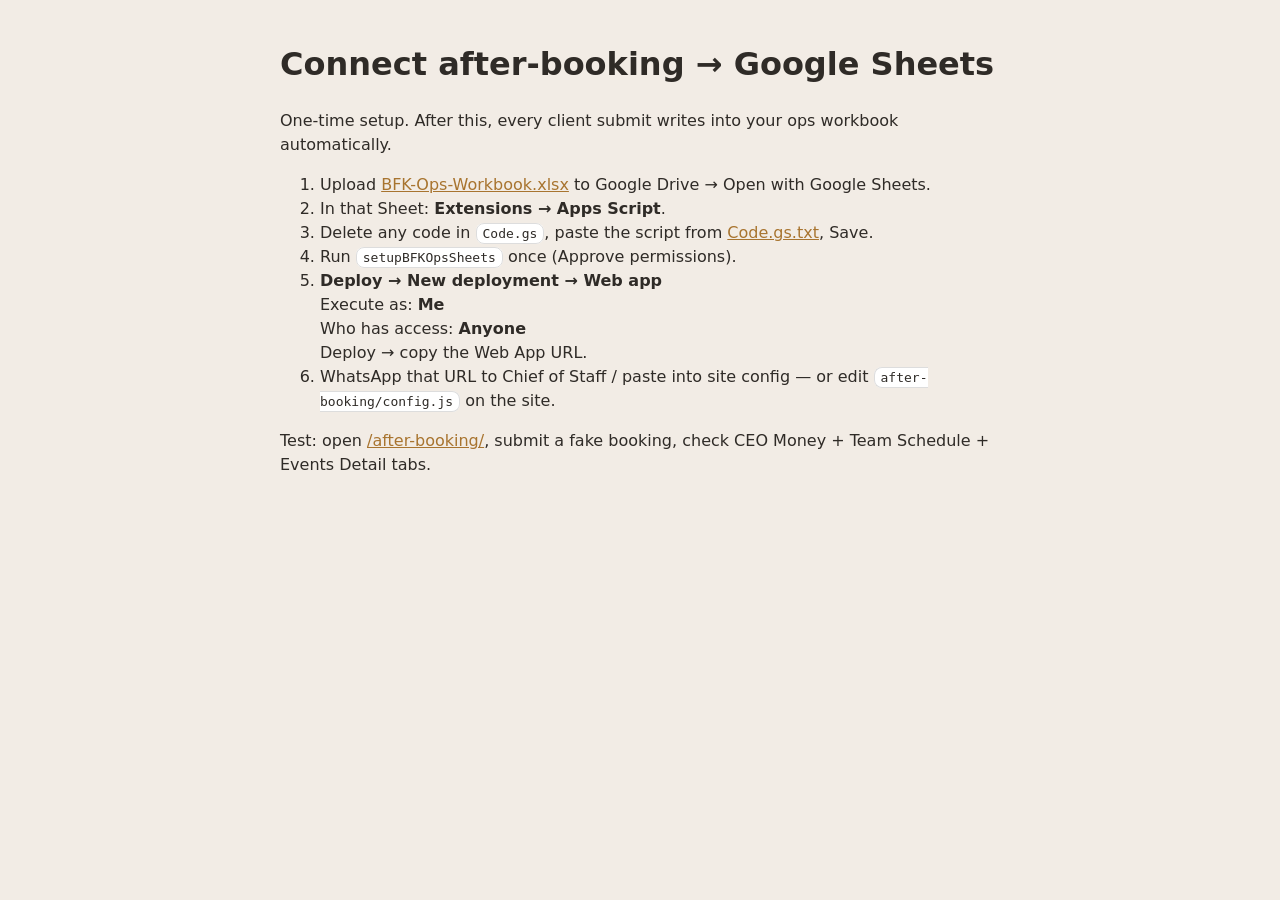
<file: after-booking/connect-sheets.html>
<!DOCTYPE html>
<html lang="en">
<head>
<meta charset="UTF-8">
<meta name="viewport" content="width=device-width, initial-scale=1.0">
<title>Connect Sheets | BFK</title>
<meta name="robots" content="noindex">
<style>
body{font-family:system-ui,sans-serif;max-width:720px;margin:40px auto;padding:0 20px;line-height:1.5;color:#2F2B27;background:#F2ECE5}
code,pre{background:#fff;border:1px solid #ddd;border-radius:8px;padding:2px 6px}
pre{padding:14px;overflow:auto;white-space:pre-wrap}
a{color:#A8742F}
</style>
</head>
<body>
<h1>Connect after-booking → Google Sheets</h1>
<p>One-time setup. After this, every client submit writes into your ops workbook automatically.</p>
<ol>
  <li>Upload <a href="/BFK-Ops-Workbook.xlsx">BFK-Ops-Workbook.xlsx</a> to Google Drive → Open with Google Sheets.</li>
  <li>In that Sheet: <strong>Extensions → Apps Script</strong>.</li>
  <li>Delete any code in <code>Code.gs</code>, paste the script from <a href="/after-booking/Code.gs.txt">Code.gs.txt</a>, Save.</li>
  <li>Run <code>setupBFKOpsSheets</code> once (Approve permissions).</li>
  <li><strong>Deploy → New deployment → Web app</strong><br>
      Execute as: <strong>Me</strong><br>
      Who has access: <strong>Anyone</strong><br>
      Deploy → copy the Web App URL.</li>
  <li>WhatsApp that URL to Chief of Staff / paste into site config — or edit <code>after-booking/config.js</code> on the site.</li>
</ol>
<p>Test: open <a href="/after-booking/">/after-booking/</a>, submit a fake booking, check CEO Money + Team Schedule + Events Detail tabs.</p>
</body>
</html>
</file>
